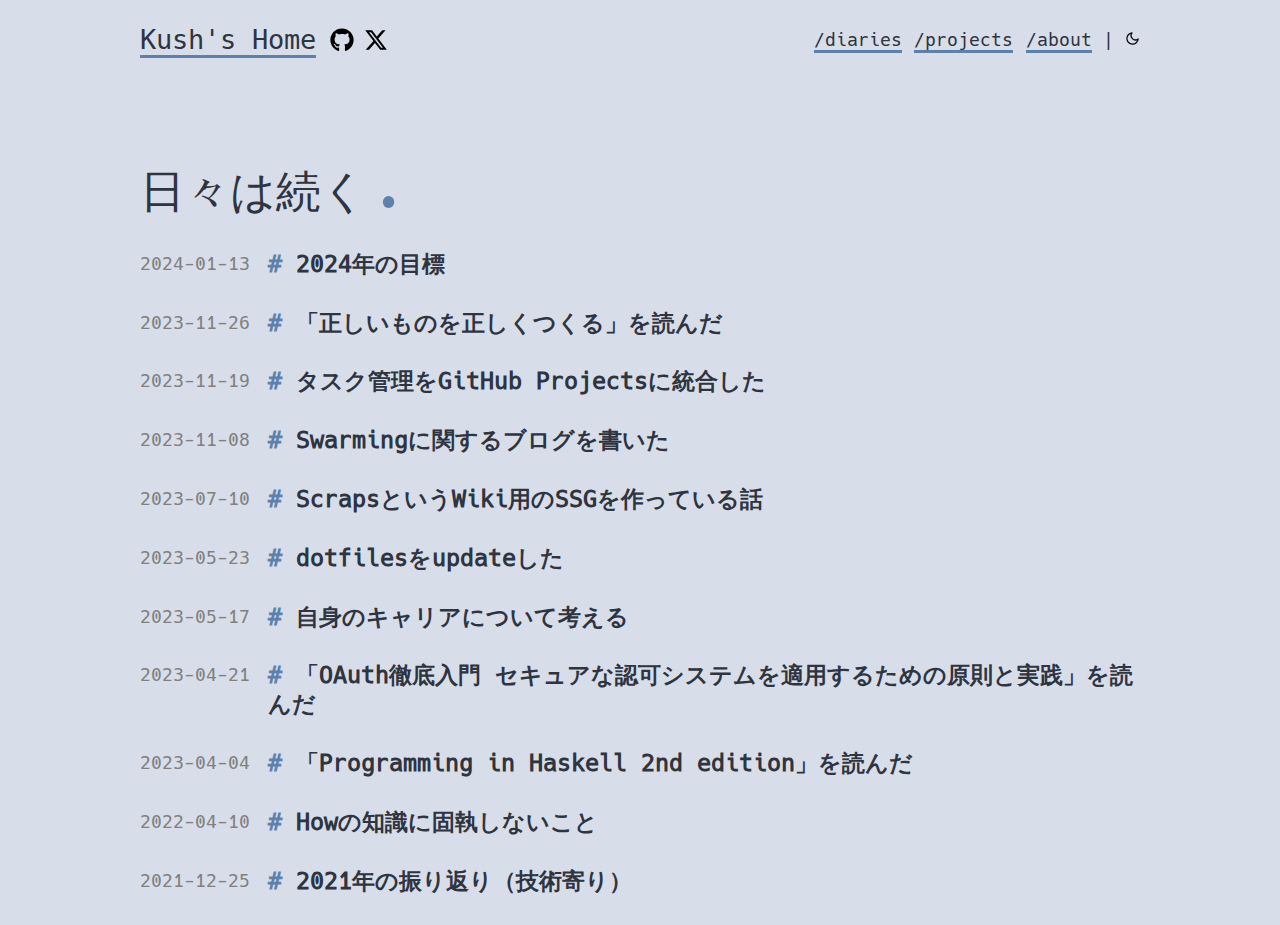
<file: index.html>
<!doctype html><html class="dark light"><head><meta charset=UTF-8><meta content="IE=edge" http-equiv=X-UA-Compatible><meta content="width=device-width,initial-scale=1.0" name=viewport><title>
        Kush's Home
    </title><meta content="Kush's Home" property=og:title><meta content=ソフトウェアエンジニア。何かを作る人 property=og:description><meta content=ソフトウェアエンジニア。何かを作る人 name=description><link href="https://avatars.githubusercontent.com/u/23194090?v=4" rel=icon type=image/png><link href=https://boykush.github.io/fonts.css rel=stylesheet><script src="https://www.googletagmanager.com/gtag/js?id=G-X6KGCVNLWP" async></script><script>window.dataLayer=window.dataLayer||[];function gtag(){dataLayer.push(arguments)}gtag('js',new Date());gtag('config','G-X6KGCVNLWP')</script><link title="Kush's Home" href=https://boykush.github.io/atom.xml rel=alternate type=application/atom+xml><link href=https://boykush.github.io/theme/light.css rel=stylesheet><link href=https://boykush.github.io/theme/dark.css id=darkModeStyle rel=stylesheet><link href=https://boykush.github.io/main.css media=screen rel=stylesheet><link href=https://boykush.github.io/dark.css rel=stylesheet><link href=https://boykush.github.io/light.css rel=stylesheet><link href=https://boykush.github.io/fonts.css rel=stylesheet><link href=https://boykush.github.io/thumbnail.css rel=stylesheet><body><div class=content><header><div class=main><a href=https://boykush.github.io/>Kush's Home</a><div class=socials><a class=social href=https://github.com/boykush rel=me> <img alt=github src=/social_icons/github.svg> </a><a class=social href=https://twitter.com/boykush315 rel=me> <img alt=x-twitter src=/social_icons/x-twitter.svg> </a></div></div><nav><a href=/diaries style=margin-left:.7em>/diaries</a><a href=/projects style=margin-left:.7em>/projects</a><a href=/about style=margin-left:.7em>/about</a> | <a href=javascript:void(0) id=dark-mode-toggle onclick=toggleTheme()> <img id=sun-icon src=/feather/sun.svg style=filter:invert(1)> <img id=moon-icon src=/feather/moon.svg> </a><script src=https://boykush.github.io/js/themetoggle.js></script></nav></header><div class=page-header>日々は続く<span class=primary-color style=font-size:1.6em>.</span></div><main class=list><ul><section class=list-item><div class=post-header><time>2024-01-13</time><div><h1 class=title><a href=https://boykush.github.io/diaries/goals-2024/>2024年の目標</a></h1><div class=meta><div class=description></div></div></div></div></section><section class=list-item><div class=post-header><time>2023-11-26</time><div><h1 class=title><a href=https://boykush.github.io/diaries/read-develop-the-right-things-right/>「正しいものを正しくつくる」を読んだ</a></h1><div class=meta><div class=description></div></div></div></div></section><section class=list-item><div class=post-header><time>2023-11-19</time><div><h1 class=title><a href=https://boykush.github.io/diaries/integration-task-management/>タスク管理をGitHub Projectsに統合した</a></h1><div class=meta><div class=description></div></div></div></div></section><section class=list-item><div class=post-header><time>2023-11-08</time><div><h1 class=title><a href=https://boykush.github.io/diaries/write-blog-about-swarming/>Swarmingに関するブログを書いた</a></h1><div class=meta><div class=description></div></div></div></div></section><section class=list-item><div class=post-header><time>2023-07-10</time><div><h1 class=title><a href=https://boykush.github.io/diaries/creating-scraps/>ScrapsというWiki用のSSGを作っている話</a></h1><div class=meta><div class=description></div></div></div></div></section><section class=list-item><div class=post-header><time>2023-05-23</time><div><h1 class=title><a href=https://boykush.github.io/diaries/update-dotfiles/>dotfilesをupdateした</a></h1><div class=meta><div class=description></div></div></div></div></section><section class=list-item><div class=post-header><time>2023-05-17</time><div><h1 class=title><a href=https://boykush.github.io/diaries/think-own-career/>自身のキャリアについて考える</a></h1><div class=meta><div class=description></div></div></div></div></section><section class=list-item><div class=post-header><time>2023-04-21</time><div><h1 class=title><a href=https://boykush.github.io/diaries/read-oauth2-in-action/>「OAuth徹底入門 セキュアな認可システムを適用するための原則と実践」を読んだ</a></h1><div class=meta><div class=description></div></div></div></div></section><section class=list-item><div class=post-header><time>2023-04-04</time><div><h1 class=title><a href=https://boykush.github.io/diaries/read-programming-haskell/>「Programming in Haskell 2nd edition」を読んだ</a></h1><div class=meta><div class=description></div></div></div></div></section><section class=list-item><div class=post-header><time>2022-04-10</time><div><h1 class=title><a href=https://boykush.github.io/diaries/not-obsessed-to-knowledge/>Howの知識に固執しないこと</a></h1><div class=meta><div class=description></div></div></div></div></section><section class=list-item><div class=post-header><time>2021-12-25</time><div><h1 class=title><a href=https://boykush.github.io/diaries/retrospective-2021/>2021年の振り返り（技術寄り）</a></h1><div class=meta><div class=description></div></div></div></div></section></ul></main></div>
</file>
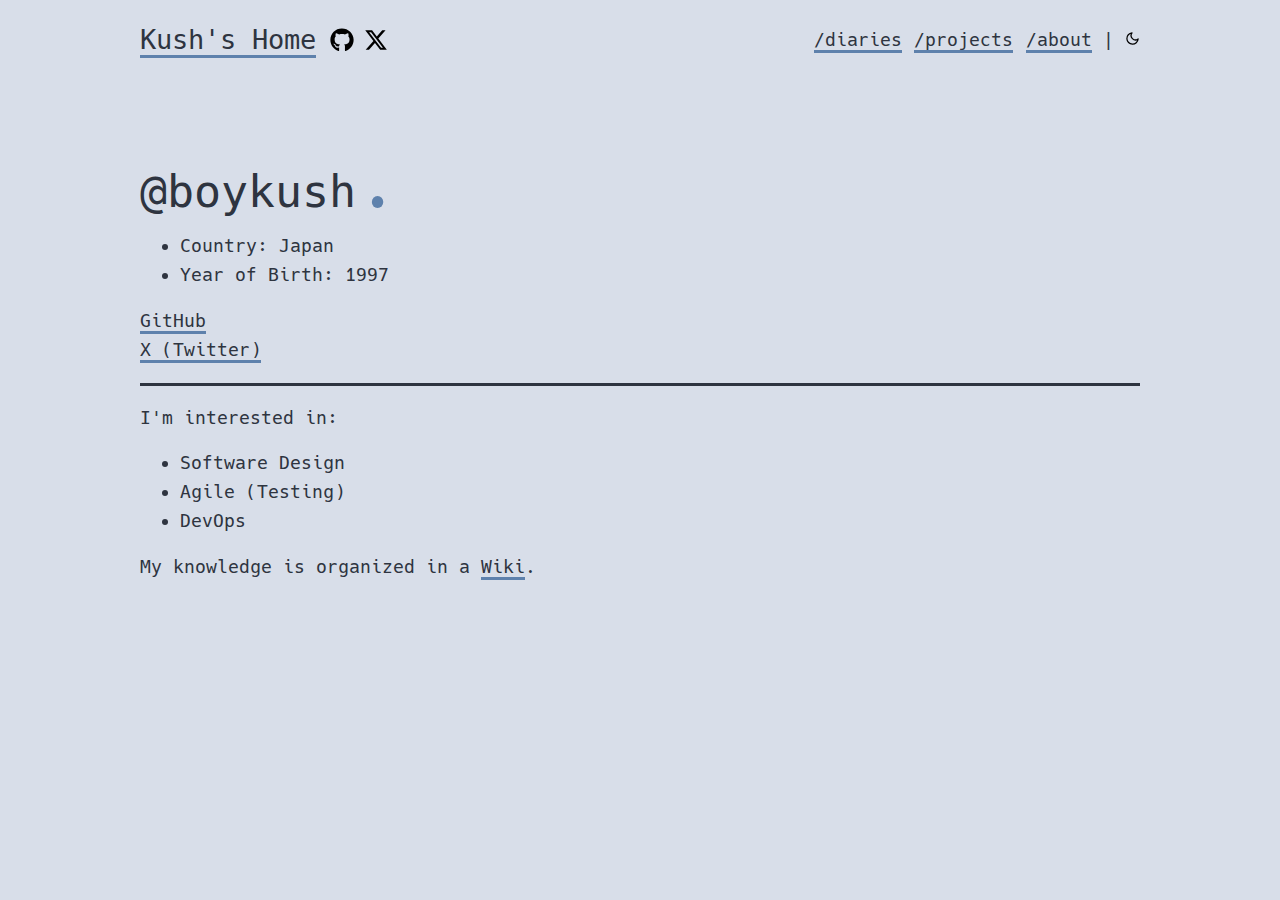
<file: about/index.html>
<!doctype html><html class="dark light"><head><meta charset=UTF-8><meta content="IE=edge" http-equiv=X-UA-Compatible><meta content="width=device-width,initial-scale=1.0" name=viewport><title>
         @boykush
        
    </title><meta content=@boykush property=og:title><meta content=ソフトウェアエンジニア。何かを作る人 property=og:description><meta content=ソフトウェアエンジニア。何かを作る人 name=description><link href="https://avatars.githubusercontent.com/u/23194090?v=4" rel=icon type=image/png><link href=https://boykush.github.io/fonts.css rel=stylesheet><script src="https://www.googletagmanager.com/gtag/js?id=G-X6KGCVNLWP" async></script><script>window.dataLayer=window.dataLayer||[];function gtag(){dataLayer.push(arguments)}gtag('js',new Date());gtag('config','G-X6KGCVNLWP')</script><link title="Kush's Home" href=https://boykush.github.io/atom.xml rel=alternate type=application/atom+xml><link href=https://boykush.github.io/theme/light.css rel=stylesheet><link href=https://boykush.github.io/theme/dark.css id=darkModeStyle rel=stylesheet><link href=https://boykush.github.io/main.css media=screen rel=stylesheet><link href=https://boykush.github.io/dark.css rel=stylesheet><link href=https://boykush.github.io/light.css rel=stylesheet><link href=https://boykush.github.io/fonts.css rel=stylesheet><link href=https://boykush.github.io/thumbnail.css rel=stylesheet><body><div class=content><header><div class=main><a href=https://boykush.github.io/>Kush's Home</a><div class=socials><a class=social href=https://github.com/boykush rel=me> <img alt=github src=/social_icons/github.svg> </a><a class=social href=https://twitter.com/boykush315 rel=me> <img alt=x-twitter src=/social_icons/x-twitter.svg> </a></div></div><nav><a href=/diaries style=margin-left:.7em>/diaries</a><a href=/projects style=margin-left:.7em>/projects</a><a href=/about style=margin-left:.7em>/about</a> | <a href=javascript:void(0) id=dark-mode-toggle onclick=toggleTheme()> <img id=sun-icon src=/feather/sun.svg style=filter:invert(1)> <img id=moon-icon src=/feather/moon.svg> </a><script src=https://boykush.github.io/js/themetoggle.js></script></nav></header><main><article><div class=title><div class=page-header>@boykush<span class=primary-color style=font-size:1.6em>.</span></div><div class=meta></div></div><section class=body><ul><li>Country: Japan<li>Year of Birth: 1997</ul><div><a href=https://github.com/boykush rel=noopener target=_blank>GitHub</a></div><div><a href=https://twitter.com/boykush315 rel=noopener target=_blank>X (Twitter)</a></div><hr><p>I'm interested in:<ul><li>Software Design<li>Agile (Testing)<li>DevOps</ul><p>My knowledge is organized in a <a href=https://boykush.github.io/wiki/ rel=noopener target=_blank>Wiki</a>.</section></article></main></div>
</file>
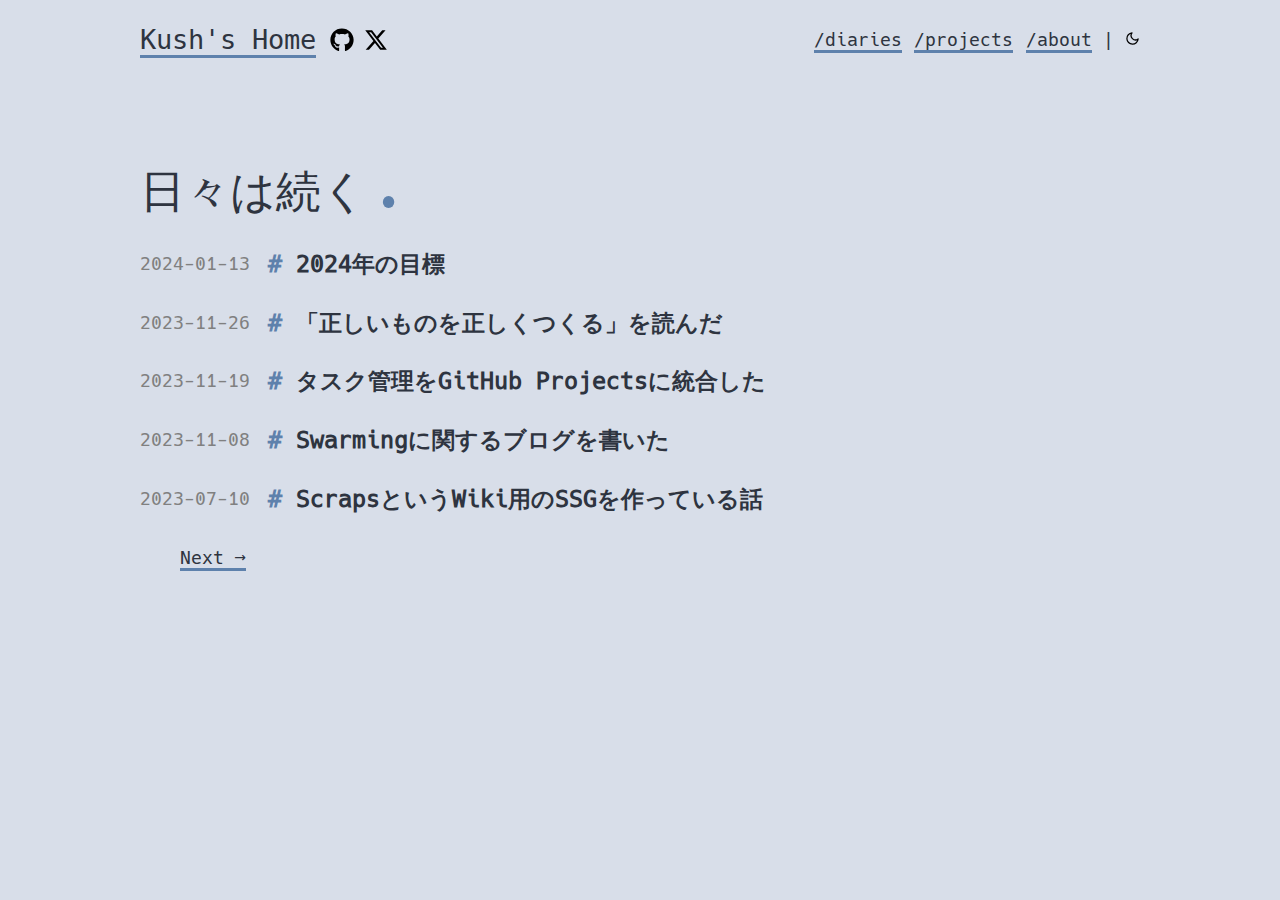
<file: diaries/index.html>
<!doctype html><html class="dark light"><head><meta charset=UTF-8><meta content="IE=edge" http-equiv=X-UA-Compatible><meta content="width=device-width,initial-scale=1.0" name=viewport><title>
         Kush's Home
        
    </title><meta content="Kush's Home" property=og:title><meta content=ソフトウェアエンジニア。何かを作る人 property=og:description><meta content=ソフトウェアエンジニア。何かを作る人 name=description><link href="https://avatars.githubusercontent.com/u/23194090?v=4" rel=icon type=image/png><link href=https://boykush.github.io/fonts.css rel=stylesheet><script src="https://www.googletagmanager.com/gtag/js?id=G-X6KGCVNLWP" async></script><script>window.dataLayer=window.dataLayer||[];function gtag(){dataLayer.push(arguments)}gtag('js',new Date());gtag('config','G-X6KGCVNLWP')</script><link title="Kush's Home" href=https://boykush.github.io/atom.xml rel=alternate type=application/atom+xml><link href=https://boykush.github.io/theme/light.css rel=stylesheet><link href=https://boykush.github.io/theme/dark.css id=darkModeStyle rel=stylesheet><link href=https://boykush.github.io/main.css media=screen rel=stylesheet><link href=https://boykush.github.io/dark.css rel=stylesheet><link href=https://boykush.github.io/light.css rel=stylesheet><link href=https://boykush.github.io/fonts.css rel=stylesheet><link href=https://boykush.github.io/thumbnail.css rel=stylesheet><body><div class=content><header><div class=main><a href=https://boykush.github.io/>Kush's Home</a><div class=socials><a class=social href=https://github.com/boykush rel=me> <img alt=github src=/social_icons/github.svg> </a><a class=social href=https://twitter.com/boykush315 rel=me> <img alt=x-twitter src=/social_icons/x-twitter.svg> </a></div></div><nav><a href=/diaries style=margin-left:.7em>/diaries</a><a href=/projects style=margin-left:.7em>/projects</a><a href=/about style=margin-left:.7em>/about</a> | <a href=javascript:void(0) id=dark-mode-toggle onclick=toggleTheme()> <img id=sun-icon src=/feather/sun.svg style=filter:invert(1)> <img id=moon-icon src=/feather/moon.svg> </a><script src=https://boykush.github.io/js/themetoggle.js></script></nav></header><div class=page-header>日々は続く<span class=primary-color style=font-size:1.6em>.</span></div><main class=list><ul><section class=list-item><div class=post-header><time>2024-01-13</time><div><h1 class=title><a href=https://boykush.github.io/diaries/goals-2024/>2024年の目標</a></h1><div class=meta><div class=description></div></div></div></div></section><section class=list-item><div class=post-header><time>2023-11-26</time><div><h1 class=title><a href=https://boykush.github.io/diaries/read-develop-the-right-things-right/>「正しいものを正しくつくる」を読んだ</a></h1><div class=meta><div class=description></div></div></div></div></section><section class=list-item><div class=post-header><time>2023-11-19</time><div><h1 class=title><a href=https://boykush.github.io/diaries/integration-task-management/>タスク管理をGitHub Projectsに統合した</a></h1><div class=meta><div class=description></div></div></div></div></section><section class=list-item><div class=post-header><time>2023-11-08</time><div><h1 class=title><a href=https://boykush.github.io/diaries/write-blog-about-swarming/>Swarmingに関するブログを書いた</a></h1><div class=meta><div class=description></div></div></div></div></section><section class=list-item><div class=post-header><time>2023-07-10</time><div><h1 class=title><a href=https://boykush.github.io/diaries/creating-scraps/>ScrapsというWiki用のSSGを作っている話</a></h1><div class=meta><div class=description></div></div></div></div></section></ul></main><ul class=pagination><span class="page-item page-next"> <a aria-label=Next class=page-link href=https://boykush.github.io/diaries/page/2/><span aria-hidden=true>Next →</span></a> </span></ul></div>
</file>
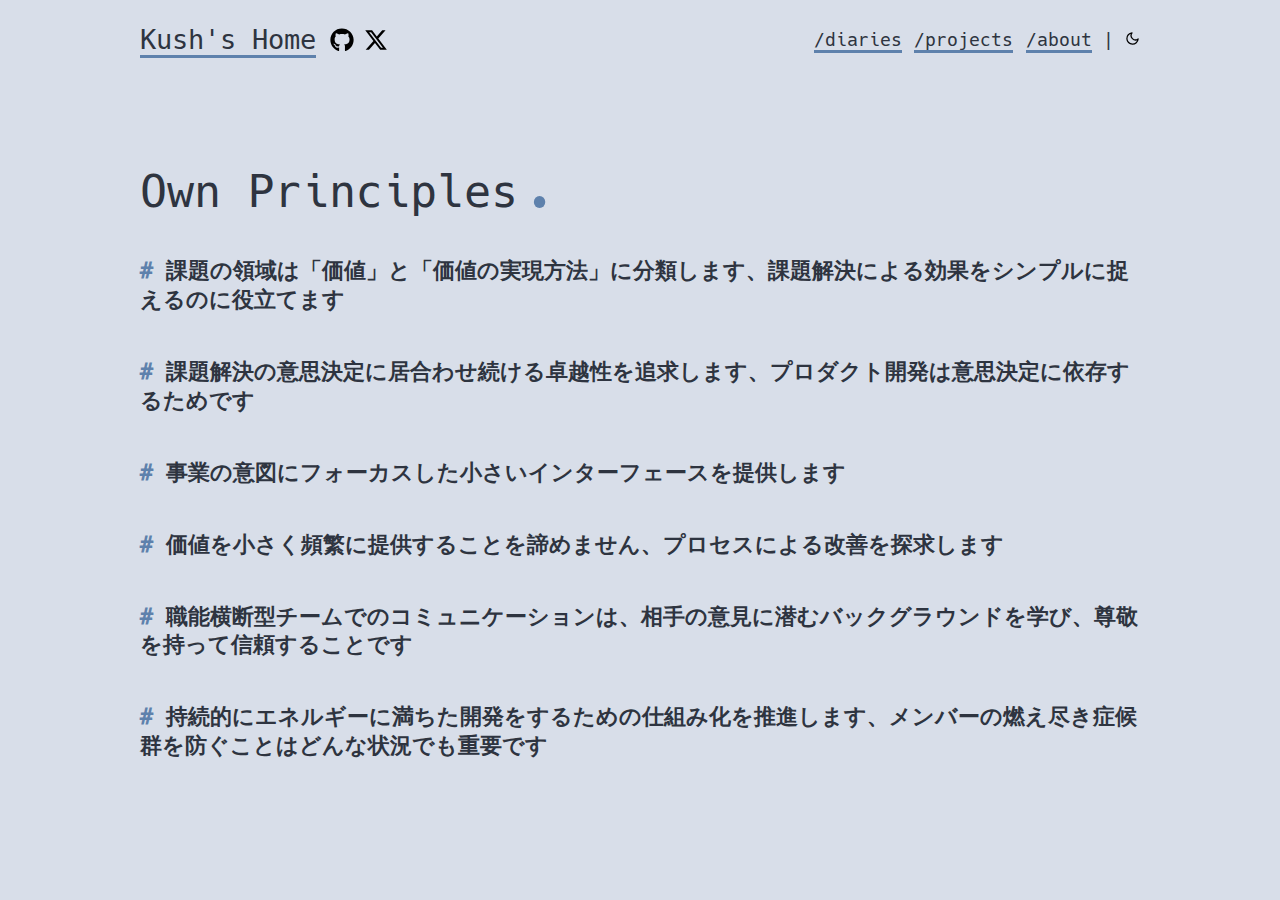
<file: principle/index.html>
<!doctype html><html class="dark light"><head><meta charset=UTF-8><meta content="IE=edge" http-equiv=X-UA-Compatible><meta content="width=device-width,initial-scale=1.0" name=viewport><title>
         Own Principles
        
    </title><meta content="Own Principles" property=og:title><meta content=ソフトウェアエンジニア。何かを作る人 property=og:description><meta content=ソフトウェアエンジニア。何かを作る人 name=description><link href="https://avatars.githubusercontent.com/u/23194090?v=4" rel=icon type=image/png><link href=https://boykush.github.io/fonts.css rel=stylesheet><script src="https://www.googletagmanager.com/gtag/js?id=G-X6KGCVNLWP" async></script><script>window.dataLayer=window.dataLayer||[];function gtag(){dataLayer.push(arguments)}gtag('js',new Date());gtag('config','G-X6KGCVNLWP')</script><link title="Kush's Home" href=https://boykush.github.io/atom.xml rel=alternate type=application/atom+xml><link href=https://boykush.github.io/theme/light.css rel=stylesheet><link href=https://boykush.github.io/theme/dark.css id=darkModeStyle rel=stylesheet><link href=https://boykush.github.io/main.css media=screen rel=stylesheet><link href=https://boykush.github.io/dark.css rel=stylesheet><link href=https://boykush.github.io/light.css rel=stylesheet><link href=https://boykush.github.io/fonts.css rel=stylesheet><link href=https://boykush.github.io/thumbnail.css rel=stylesheet><body><div class=content><header><div class=main><a href=https://boykush.github.io/>Kush's Home</a><div class=socials><a class=social href=https://github.com/boykush rel=me> <img alt=github src=/social_icons/github.svg> </a><a class=social href=https://twitter.com/boykush315 rel=me> <img alt=x-twitter src=/social_icons/x-twitter.svg> </a></div></div><nav><a href=/diaries style=margin-left:.7em>/diaries</a><a href=/projects style=margin-left:.7em>/projects</a><a href=/about style=margin-left:.7em>/about</a> | <a href=javascript:void(0) id=dark-mode-toggle onclick=toggleTheme()> <img id=sun-icon src=/feather/sun.svg style=filter:invert(1)> <img id=moon-icon src=/feather/moon.svg> </a><script src=https://boykush.github.io/js/themetoggle.js></script></nav></header><section class=body><div class=page-header>Own Principles<span class=primary-color style=font-size:1.6em>.</span></div><h1 id=ke-ti-noling-yu-ha-jia-zhi-to-jia-zhi-noshi-xian-fang-fa-nifen-lei-simasu-ke-ti-jie-jue-niyoruxiao-guo-wosinpurunizhuo-erunoniyi-li-temasu>課題の領域は「価値」と「価値の実現方法」に分類します、課題解決による効果をシンプルに捉えるのに役立てます</h1><h1 id=ke-ti-jie-jue-noyi-si-jue-ding-niju-he-wasesok-keruzhuo-yue-xing-wozhui-qiu-simasu-purodakutokai-fa-hayi-si-jue-ding-niyi-cun-surutamedesu>課題解決の意思決定に居合わせ続ける卓越性を追求します、プロダクト開発は意思決定に依存するためです</h1><h1 id=shi-ye-noyi-tu-nihuokasusitaxiao-saiintahuesuwoti-gong-simasu>事業の意図にフォーカスした小さいインターフェースを提供します</h1><h1 id=jia-zhi-woxiao-sakupin-fan-niti-gong-surukotowodi-memasen-purosesuniyorugai-shan-wotan-qiu-simasu>価値を小さく頻繁に提供することを諦めません、プロセスによる改善を探求します</h1><h1 id=zhi-neng-heng-duan-xing-timudenokomiyunikesiyonha-xiang-shou-noyi-jian-niqian-mubatukuguraundowoxue-bi-zun-jing-wochi-tutexin-lai-surukotodesu>職能横断型チームでのコミュニケーションは、相手の意見に潜むバックグラウンドを学び、尊敬を持って信頼することです</h1><h1 id=chi-sok-de-nieneruginiman-titakai-fa-wosurutamenoshi-zu-mihua-wotui-jin-simasu-menbanoran-ejin-kizheng-hou-qun-wofang-gukotohadonnazhuang-kuang-demozhong-yao-desu>持続的にエネルギーに満ちた開発をするための仕組み化を推進します、メンバーの燃え尽き症候群を防ぐことはどんな状況でも重要です</h1></section></div>
</file>
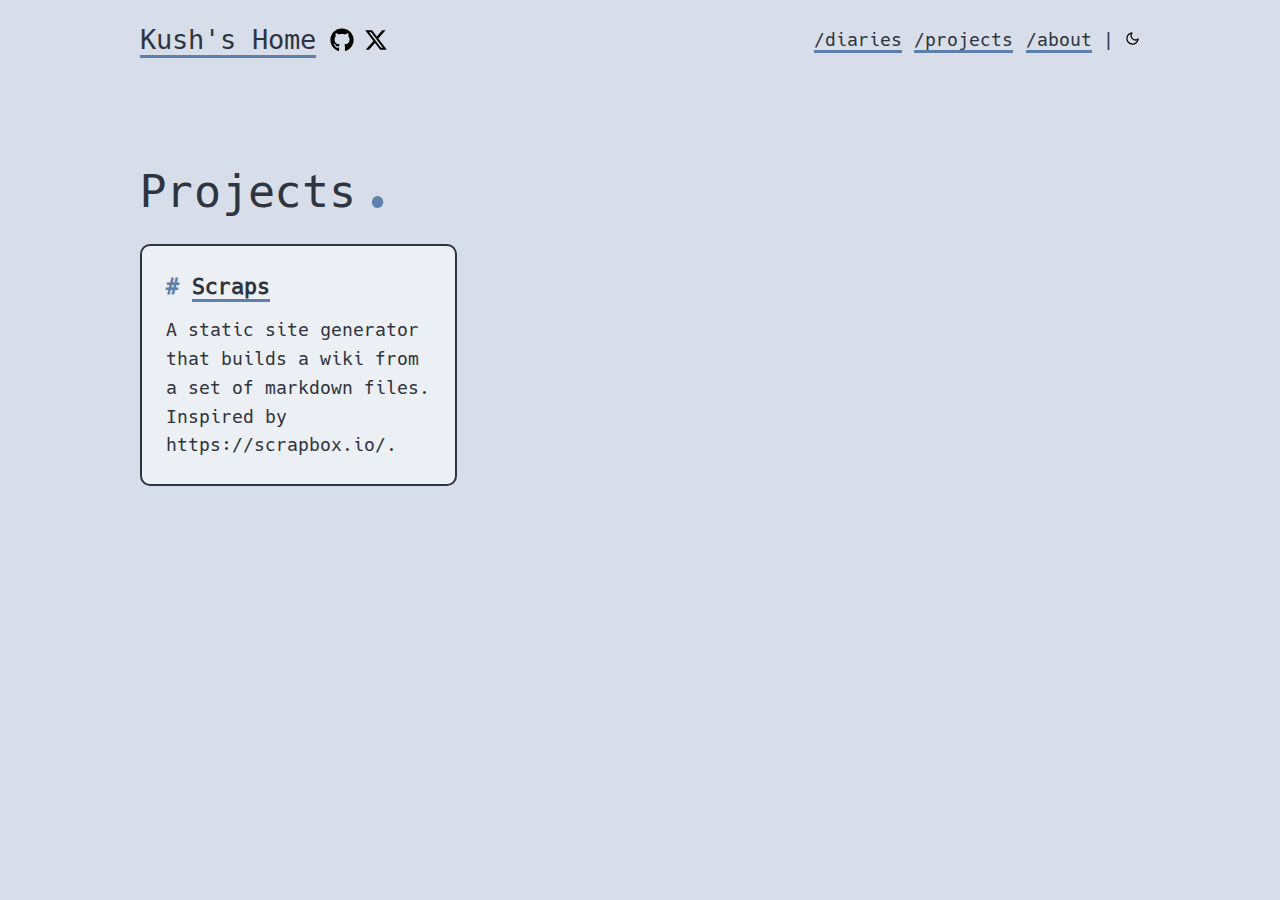
<file: projects/index.html>
<!doctype html><html class="dark light"><head><meta charset=UTF-8><meta content="IE=edge" http-equiv=X-UA-Compatible><meta content="width=device-width,initial-scale=1.0" name=viewport><title>
         Kush's Home
        
    </title><meta content="Kush's Home" property=og:title><meta content=ソフトウェアエンジニア。何かを作る人 property=og:description><meta content=ソフトウェアエンジニア。何かを作る人 name=description><link href="https://avatars.githubusercontent.com/u/23194090?v=4" rel=icon type=image/png><link href=https://boykush.github.io/fonts.css rel=stylesheet><script src="https://www.googletagmanager.com/gtag/js?id=G-X6KGCVNLWP" async></script><script>window.dataLayer=window.dataLayer||[];function gtag(){dataLayer.push(arguments)}gtag('js',new Date());gtag('config','G-X6KGCVNLWP')</script><link title="Kush's Home" href=https://boykush.github.io/atom.xml rel=alternate type=application/atom+xml><link href=https://boykush.github.io/theme/light.css rel=stylesheet><link href=https://boykush.github.io/theme/dark.css id=darkModeStyle rel=stylesheet><link href=https://boykush.github.io/main.css media=screen rel=stylesheet><link href=https://boykush.github.io/dark.css rel=stylesheet><link href=https://boykush.github.io/light.css rel=stylesheet><link href=https://boykush.github.io/fonts.css rel=stylesheet><link href=https://boykush.github.io/thumbnail.css rel=stylesheet><body><div class=content><header><div class=main><a href=https://boykush.github.io/>Kush's Home</a><div class=socials><a class=social href=https://github.com/boykush rel=me> <img alt=github src=/social_icons/github.svg> </a><a class=social href=https://twitter.com/boykush315 rel=me> <img alt=x-twitter src=/social_icons/x-twitter.svg> </a></div></div><nav><a href=/diaries style=margin-left:.7em>/diaries</a><a href=/projects style=margin-left:.7em>/projects</a><a href=/about style=margin-left:.7em>/about</a> | <a href=javascript:void(0) id=dark-mode-toggle onclick=toggleTheme()> <img id=sun-icon src=/feather/sun.svg style=filter:invert(1)> <img id=moon-icon src=/feather/moon.svg> </a><script src=https://boykush.github.io/js/themetoggle.js></script></nav></header><div class=page-header>Projects<span class=primary-color style=font-size:1.6em>.</span></div><main><div class=cards><div class=card><div class=card-image-placeholder></div><div class=card-info><h1 class=card-title><a href=https://github.com/boykush/scraps>Scraps</a></h1><div class=meta></div><div class=card-description>A static site generator that builds a wiki from a set of markdown files. Inspired by https://scrapbox.io/.</div></div></div></div></main></div>
</file>
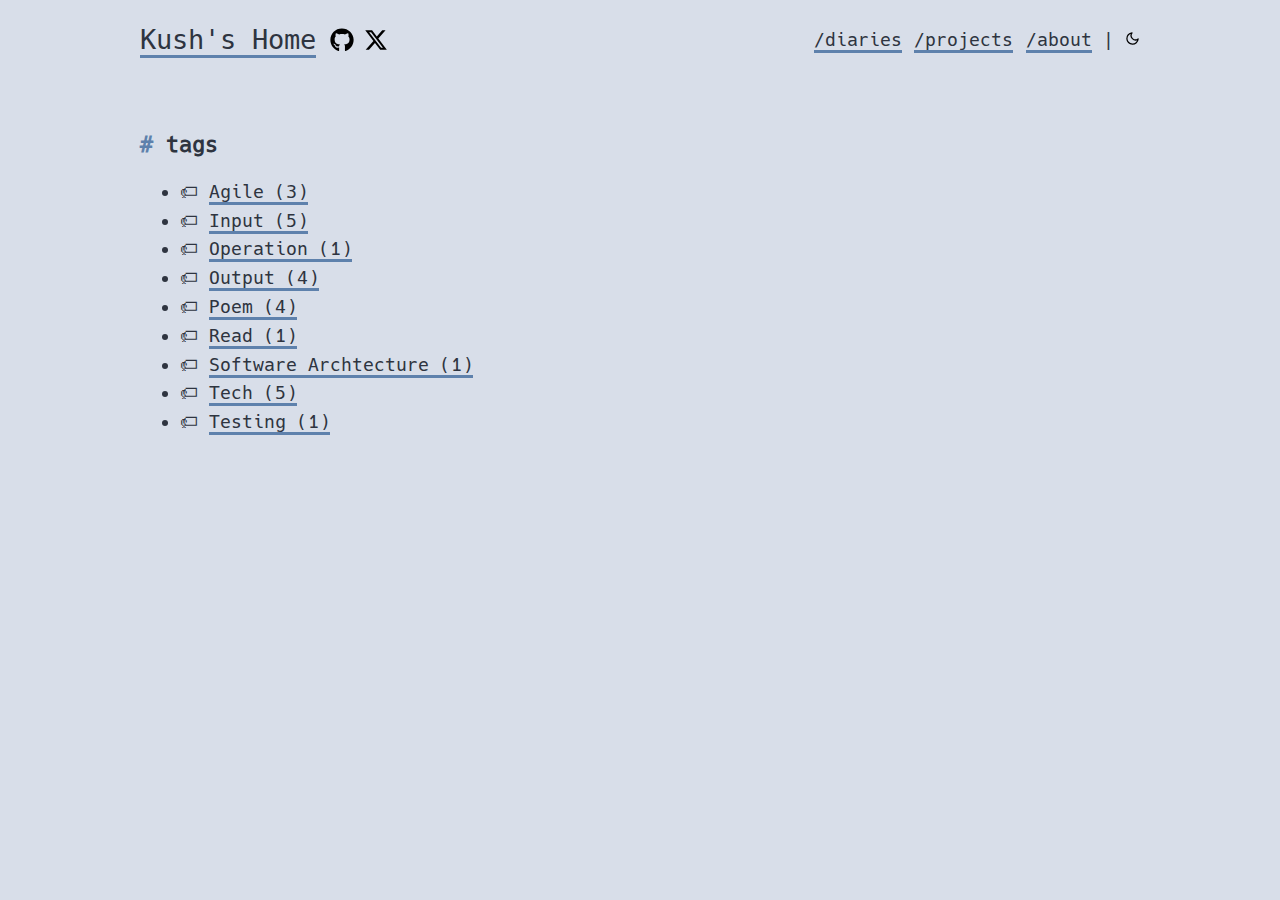
<file: tags/index.html>
<!doctype html><html class="dark light"><head><meta charset=UTF-8><meta content="IE=edge" http-equiv=X-UA-Compatible><meta content="width=device-width,initial-scale=1.0" name=viewport><title>
         Kush's Home
        
    </title><meta content="Kush's Home" property=og:title><meta content=ソフトウェアエンジニア。日々は続く property=og:description><meta content=ソフトウェアエンジニア。日々は続く name=description><link href="https://avatars.githubusercontent.com/u/23194090?v=4" rel=icon type=image/png><link href=https://boykush.github.io/fonts.css rel=stylesheet><script src="https://www.googletagmanager.com/gtag/js?id=G-X6KGCVNLWP" async></script><script>window.dataLayer=window.dataLayer||[];function gtag(){dataLayer.push(arguments)}gtag('js',new Date());gtag('config','G-X6KGCVNLWP')</script><link title="Kush's Home" href=https://boykush.github.io/atom.xml rel=alternate type=application/atom+xml><link href=https://boykush.github.io/theme/light.css rel=stylesheet><link href=https://boykush.github.io/theme/dark.css id=darkModeStyle rel=stylesheet><link href=https://boykush.github.io/main.css media=screen rel=stylesheet><link href=https://boykush.github.io/dark.css rel=stylesheet><link href=https://boykush.github.io/light.css rel=stylesheet><link href=https://boykush.github.io/fonts.css rel=stylesheet><link href=https://boykush.github.io/thumbnail.css rel=stylesheet><body><div class=content><header><div class=main><a href=https://boykush.github.io/>Kush's Home</a><div class=socials><a class=social href=https://github.com/boykush rel=me> <img alt=github src=https://boykush.github.io/social_icons/github.svg> </a><a class=social href=https://twitter.com/boykush315 rel=me> <img alt=x-twitter src=https://boykush.github.io/social_icons/x-twitter.svg> </a></div></div><nav><a href=https://boykush.github.io/diaries style=margin-left:.7em>/diaries</a><a href=https://boykush.github.io/projects style=margin-left:.7em>/projects</a><a href=https://boykush.github.io/about style=margin-left:.7em>/about</a> | <a href=javascript:void(0) id=dark-mode-toggle onclick=toggleTheme()> <img id=sun-icon src=https://boykush.github.io/feather/sun.svg style=filter:invert(1)> <img id=moon-icon src=https://boykush.github.io/feather/moon.svg> </a><script src=https://boykush.github.io/js/themetoggle.js></script></nav></header><h1>tags</h1><div class=post-tags><nav class="nav tags"><ul class=tags><li><a href=https://boykush.github.io/tags/agile/>Agile (3)</a><li><a href=https://boykush.github.io/tags/input/>Input (5)</a><li><a href=https://boykush.github.io/tags/operation/>Operation (1)</a><li><a href=https://boykush.github.io/tags/output/>Output (4)</a><li><a href=https://boykush.github.io/tags/poem/>Poem (4)</a><li><a href=https://boykush.github.io/tags/read/>Read (1)</a><li><a href=https://boykush.github.io/tags/software-archtecture/>Software Archtecture (1)</a><li><a href=https://boykush.github.io/tags/tech/>Tech (5)</a><li><a href=https://boykush.github.io/tags/testing/>Testing (1)</a></ul></nav></div></div>
</file>
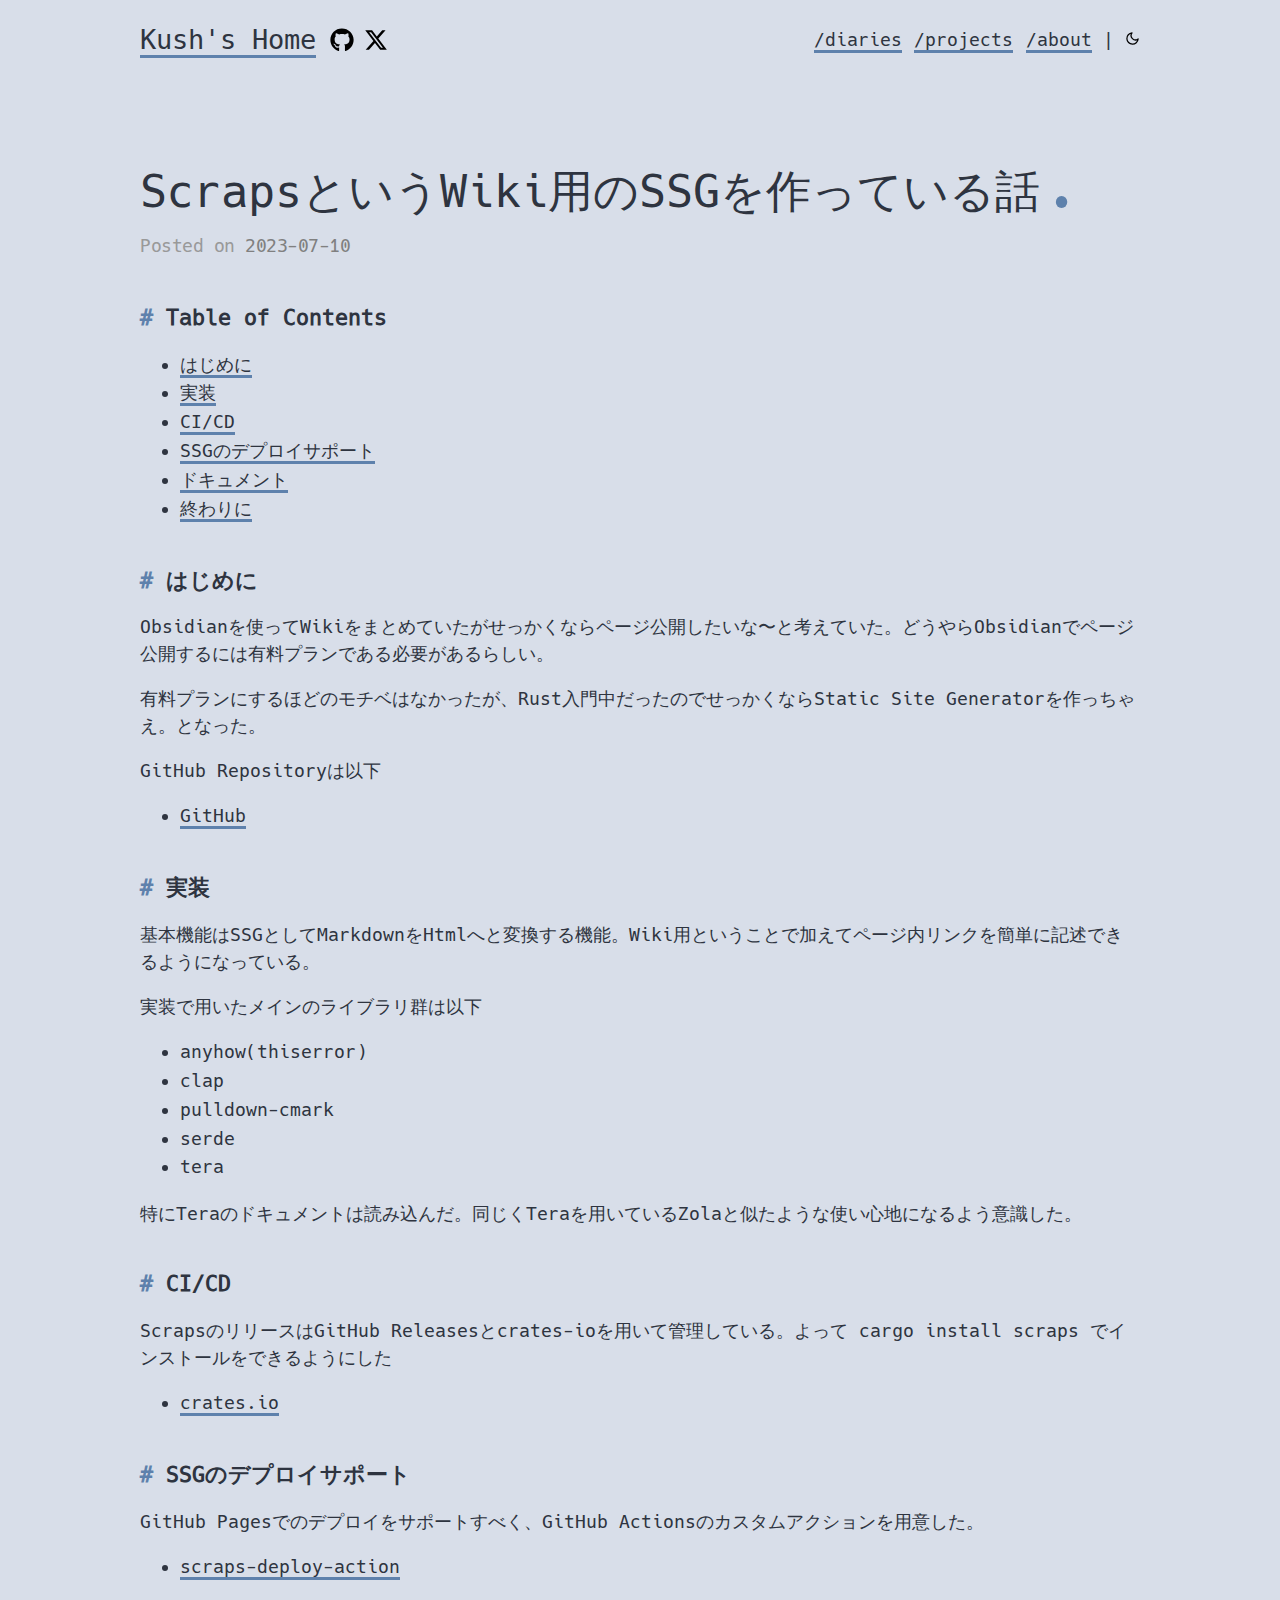
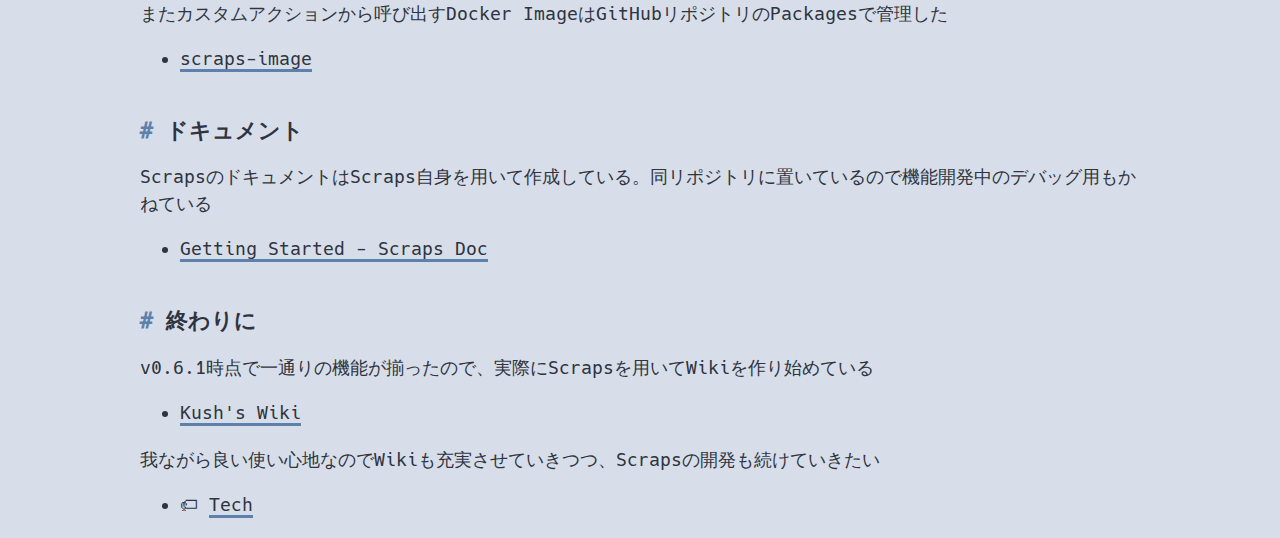
<file: diaries/creating-scraps/index.html>
<!doctype html><html class="dark light"><head><meta charset=UTF-8><meta content="IE=edge" http-equiv=X-UA-Compatible><meta content="width=device-width,initial-scale=1.0" name=viewport><title>
         ScrapsというWiki用のSSGを作っている話
        
    </title><meta content=ScrapsというWiki用のSSGを作っている話 property=og:title><meta content=ソフトウェアエンジニア。何かを作る人 property=og:description><meta content=ソフトウェアエンジニア。何かを作る人 name=description><link href="https://avatars.githubusercontent.com/u/23194090?v=4" rel=icon type=image/png><link href=https://boykush.github.io/fonts.css rel=stylesheet><script src="https://www.googletagmanager.com/gtag/js?id=G-X6KGCVNLWP" async></script><script>window.dataLayer=window.dataLayer||[];function gtag(){dataLayer.push(arguments)}gtag('js',new Date());gtag('config','G-X6KGCVNLWP')</script><link title="Kush's Home" href=https://boykush.github.io/atom.xml rel=alternate type=application/atom+xml><link href=https://boykush.github.io/theme/light.css rel=stylesheet><link href=https://boykush.github.io/theme/dark.css id=darkModeStyle rel=stylesheet><link href=https://boykush.github.io/main.css media=screen rel=stylesheet><link href=https://boykush.github.io/dark.css rel=stylesheet><link href=https://boykush.github.io/light.css rel=stylesheet><link href=https://boykush.github.io/fonts.css rel=stylesheet><link href=https://boykush.github.io/thumbnail.css rel=stylesheet><body><div class=content><header><div class=main><a href=https://boykush.github.io/>Kush's Home</a><div class=socials><a class=social href=https://github.com/boykush rel=me> <img alt=github src=/social_icons/github.svg> </a><a class=social href=https://twitter.com/boykush315 rel=me> <img alt=x-twitter src=/social_icons/x-twitter.svg> </a></div></div><nav><a href=/diaries style=margin-left:.7em>/diaries</a><a href=/projects style=margin-left:.7em>/projects</a><a href=/about style=margin-left:.7em>/about</a> | <a href=javascript:void(0) id=dark-mode-toggle onclick=toggleTheme()> <img id=sun-icon src=/feather/sun.svg style=filter:invert(1)> <img id=moon-icon src=/feather/moon.svg> </a><script src=https://boykush.github.io/js/themetoggle.js></script></nav></header><main><article><div class=title><div class=page-header>ScrapsというWiki用のSSGを作っている話<span class=primary-color style=font-size:1.6em>.</span></div><div class=meta>Posted on <time>2023-07-10</time></div></div><h1>Table of Contents</h1><ul><li><a href=https://boykush.github.io/diaries/creating-scraps/#hazimeni>はじめに</a><li><a href=https://boykush.github.io/diaries/creating-scraps/#shi-zhuang>実装</a><li><a href=https://boykush.github.io/diaries/creating-scraps/#ci-cd>CI/CD</a><li><a href=https://boykush.github.io/diaries/creating-scraps/#ssgnodepuroisapoto>SSGのデプロイサポート</a><li><a href=https://boykush.github.io/diaries/creating-scraps/#dokiyumento>ドキュメント</a><li><a href=https://boykush.github.io/diaries/creating-scraps/#zhong-warini>終わりに</a></ul><section class=body><h1 id=hazimeni>はじめに</h1><p>Obsidianを使ってWikiをまとめていたがせっかくならページ公開したいな〜と考えていた。どうやらObsidianでページ公開するには有料プランである必要があるらしい。<p>有料プランにするほどのモチベはなかったが、Rust入門中だったのでせっかくならStatic Site Generatorを作っちゃえ。となった。<p>GitHub Repositoryは以下<ul><li><a href=https://github.com/boykush/scraps>GitHub</a></ul><h1 id=shi-zhuang>実装</h1><p>基本機能はSSGとしてMarkdownをHtmlへと変換する機能。Wiki用ということで加えてページ内リンクを簡単に記述できるようになっている。<p>実装で用いたメインのライブラリ群は以下<ul><li>anyhow(thiserror)<li>clap<li>pulldown-cmark<li>serde<li>tera</ul><p>特にTeraのドキュメントは読み込んだ。同じくTeraを用いているZolaと似たような使い心地になるよう意識した。<h1 id=ci-cd>CI/CD</h1><p>ScrapsのリリースはGitHub Releasesとcrates-ioを用いて管理している。よって cargo install scraps でインストールをできるようにした<ul><li><a href=https://crates.io/crates/scraps>crates.io</a></ul><h1 id=ssgnodepuroisapoto>SSGのデプロイサポート</h1><p>GitHub Pagesでのデプロイをサポートすべく、GitHub Actionsのカスタムアクションを用意した。<ul><li><a href=https://github.com/boykush/scraps-deploy-action>scraps-deploy-action</a></ul><p>またカスタムアクションから呼び出すDocker ImageはGitHubリポジトリのPackagesで管理した<ul><li><a href=https://github.com/boykush/scraps-image>scraps-image</a></ul><h1 id=dokiyumento>ドキュメント</h1><p>ScrapsのドキュメントはScraps自身を用いて作成している。同リポジトリに置いているので機能開発中のデバッグ用もかねている<ul><li><a href=https://boykush.github.io/scraps/Getting%20Started.html>Getting Started - Scraps Doc</a></ul><h1 id=zhong-warini>終わりに</h1><p>v0.6.1時点で一通りの機能が揃ったので、実際にScrapsを用いてWikiを作り始めている<ul><li><a href=https://boykush.github.io/wiki/>Kush's Wiki</a></ul><p>我ながら良い使い心地なのでWikiも充実させていきつつ、Scrapsの開発も続けていきたい</section><div class=post-tags><nav class="nav tags"><ul class=tags><li><a href=https://boykush.github.io/tags/tech/>Tech</a></ul></nav></div></article></main></div>
</file>
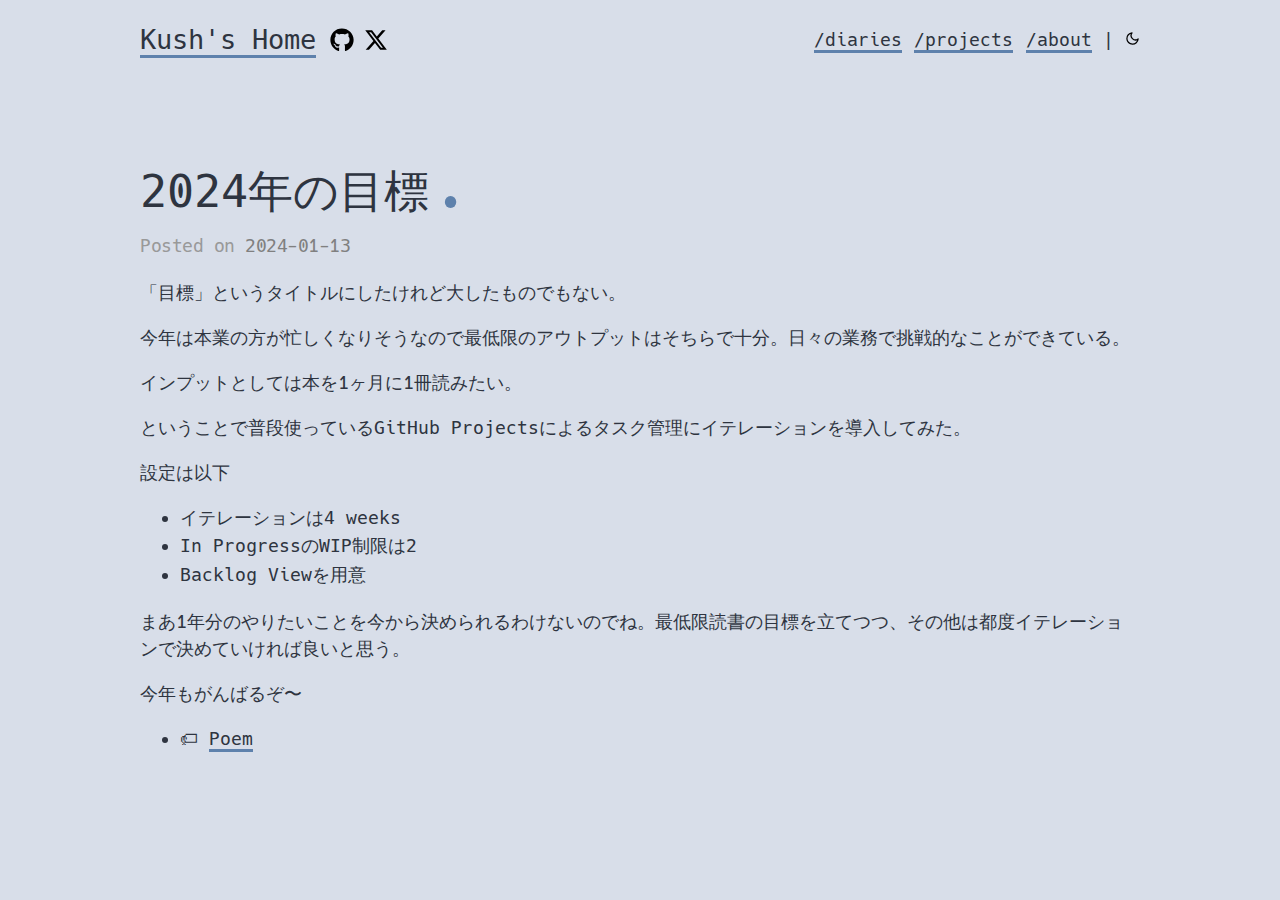
<file: diaries/goals-2024/index.html>
<!doctype html><html class="dark light"><head><meta charset=UTF-8><meta content="IE=edge" http-equiv=X-UA-Compatible><meta content="width=device-width,initial-scale=1.0" name=viewport><title>
         2024年の目標
        
    </title><meta content=2024年の目標 property=og:title><meta content=ソフトウェアエンジニア。何かを作る人 property=og:description><meta content=ソフトウェアエンジニア。何かを作る人 name=description><link href="https://avatars.githubusercontent.com/u/23194090?v=4" rel=icon type=image/png><link href=https://boykush.github.io/fonts.css rel=stylesheet><script src="https://www.googletagmanager.com/gtag/js?id=G-X6KGCVNLWP" async></script><script>window.dataLayer=window.dataLayer||[];function gtag(){dataLayer.push(arguments)}gtag('js',new Date());gtag('config','G-X6KGCVNLWP')</script><link title="Kush's Home" href=https://boykush.github.io/atom.xml rel=alternate type=application/atom+xml><link href=https://boykush.github.io/theme/light.css rel=stylesheet><link href=https://boykush.github.io/theme/dark.css id=darkModeStyle rel=stylesheet><link href=https://boykush.github.io/main.css media=screen rel=stylesheet><link href=https://boykush.github.io/dark.css rel=stylesheet><link href=https://boykush.github.io/light.css rel=stylesheet><link href=https://boykush.github.io/fonts.css rel=stylesheet><link href=https://boykush.github.io/thumbnail.css rel=stylesheet><body><div class=content><header><div class=main><a href=https://boykush.github.io/>Kush's Home</a><div class=socials><a class=social href=https://github.com/boykush rel=me> <img alt=github src=/social_icons/github.svg> </a><a class=social href=https://twitter.com/boykush315 rel=me> <img alt=x-twitter src=/social_icons/x-twitter.svg> </a></div></div><nav><a href=/diaries style=margin-left:.7em>/diaries</a><a href=/projects style=margin-left:.7em>/projects</a><a href=/about style=margin-left:.7em>/about</a> | <a href=javascript:void(0) id=dark-mode-toggle onclick=toggleTheme()> <img id=sun-icon src=/feather/sun.svg style=filter:invert(1)> <img id=moon-icon src=/feather/moon.svg> </a><script src=https://boykush.github.io/js/themetoggle.js></script></nav></header><main><article><div class=title><div class=page-header>2024年の目標<span class=primary-color style=font-size:1.6em>.</span></div><div class=meta>Posted on <time>2024-01-13</time></div></div><section class=body><p>「目標」というタイトルにしたけれど大したものでもない。<p>今年は本業の方が忙しくなりそうなので最低限のアウトプットはそちらで十分。日々の業務で挑戦的なことができている。<p>インプットとしては本を1ヶ月に1冊読みたい。<p>ということで普段使っているGitHub Projectsによるタスク管理にイテレーションを導入してみた。<p>設定は以下<ul><li>イテレーションは4 weeks<li>In ProgressのWIP制限は2<li>Backlog Viewを用意</ul><p>まあ1年分のやりたいことを今から決められるわけないのでね。最低限読書の目標を立てつつ、その他は都度イテレーションで決めていければ良いと思う。<p>今年もがんばるぞ〜</section><div class=post-tags><nav class="nav tags"><ul class=tags><li><a href=https://boykush.github.io/tags/poem/>Poem</a></ul></nav></div></article></main></div>
</file>
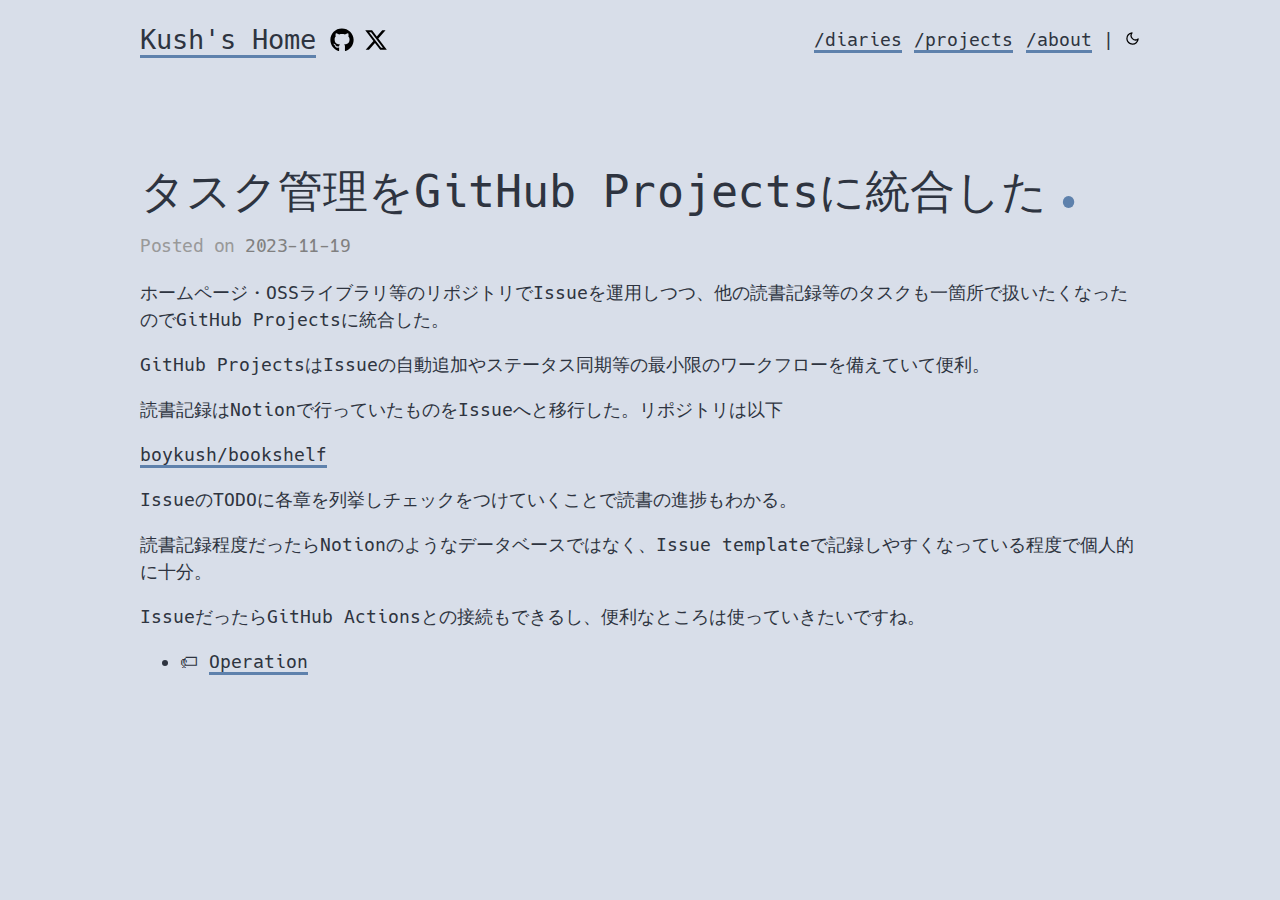
<file: diaries/integration-task-management/index.html>
<!doctype html><html class="dark light"><head><meta charset=UTF-8><meta content="IE=edge" http-equiv=X-UA-Compatible><meta content="width=device-width,initial-scale=1.0" name=viewport><title>
         タスク管理をGitHub Projectsに統合した
        
    </title><meta content="タスク管理をGitHub Projectsに統合した" property=og:title><meta content=ソフトウェアエンジニア。何かを作る人 property=og:description><meta content=ソフトウェアエンジニア。何かを作る人 name=description><link href="https://avatars.githubusercontent.com/u/23194090?v=4" rel=icon type=image/png><link href=https://boykush.github.io/fonts.css rel=stylesheet><script src="https://www.googletagmanager.com/gtag/js?id=G-X6KGCVNLWP" async></script><script>window.dataLayer=window.dataLayer||[];function gtag(){dataLayer.push(arguments)}gtag('js',new Date());gtag('config','G-X6KGCVNLWP')</script><link title="Kush's Home" href=https://boykush.github.io/atom.xml rel=alternate type=application/atom+xml><link href=https://boykush.github.io/theme/light.css rel=stylesheet><link href=https://boykush.github.io/theme/dark.css id=darkModeStyle rel=stylesheet><link href=https://boykush.github.io/main.css media=screen rel=stylesheet><link href=https://boykush.github.io/dark.css rel=stylesheet><link href=https://boykush.github.io/light.css rel=stylesheet><link href=https://boykush.github.io/fonts.css rel=stylesheet><link href=https://boykush.github.io/thumbnail.css rel=stylesheet><body><div class=content><header><div class=main><a href=https://boykush.github.io/>Kush's Home</a><div class=socials><a class=social href=https://github.com/boykush rel=me> <img alt=github src=/social_icons/github.svg> </a><a class=social href=https://twitter.com/boykush315 rel=me> <img alt=x-twitter src=/social_icons/x-twitter.svg> </a></div></div><nav><a href=/diaries style=margin-left:.7em>/diaries</a><a href=/projects style=margin-left:.7em>/projects</a><a href=/about style=margin-left:.7em>/about</a> | <a href=javascript:void(0) id=dark-mode-toggle onclick=toggleTheme()> <img id=sun-icon src=/feather/sun.svg style=filter:invert(1)> <img id=moon-icon src=/feather/moon.svg> </a><script src=https://boykush.github.io/js/themetoggle.js></script></nav></header><main><article><div class=title><div class=page-header>タスク管理をGitHub Projectsに統合した<span class=primary-color style=font-size:1.6em>.</span></div><div class=meta>Posted on <time>2023-11-19</time></div></div><section class=body><p>ホームページ・OSSライブラリ等のリポジトリでIssueを運用しつつ、他の読書記録等のタスクも一箇所で扱いたくなったのでGitHub Projectsに統合した。<p>GitHub ProjectsはIssueの自動追加やステータス同期等の最小限のワークフローを備えていて便利。<p>読書記録はNotionで行っていたものをIssueへと移行した。リポジトリは以下<p><a href=https://github.com/boykush/bookshelf>boykush/bookshelf</a><p>IssueのTODOに各章を列挙しチェックをつけていくことで読書の進捗もわかる。<p>読書記録程度だったらNotionのようなデータベースではなく、Issue templateで記録しやすくなっている程度で個人的に十分。<p>IssueだったらGitHub Actionsとの接続もできるし、便利なところは使っていきたいですね。</section><div class=post-tags><nav class="nav tags"><ul class=tags><li><a href=https://boykush.github.io/tags/operation/>Operation</a></ul></nav></div></article></main></div>
</file>
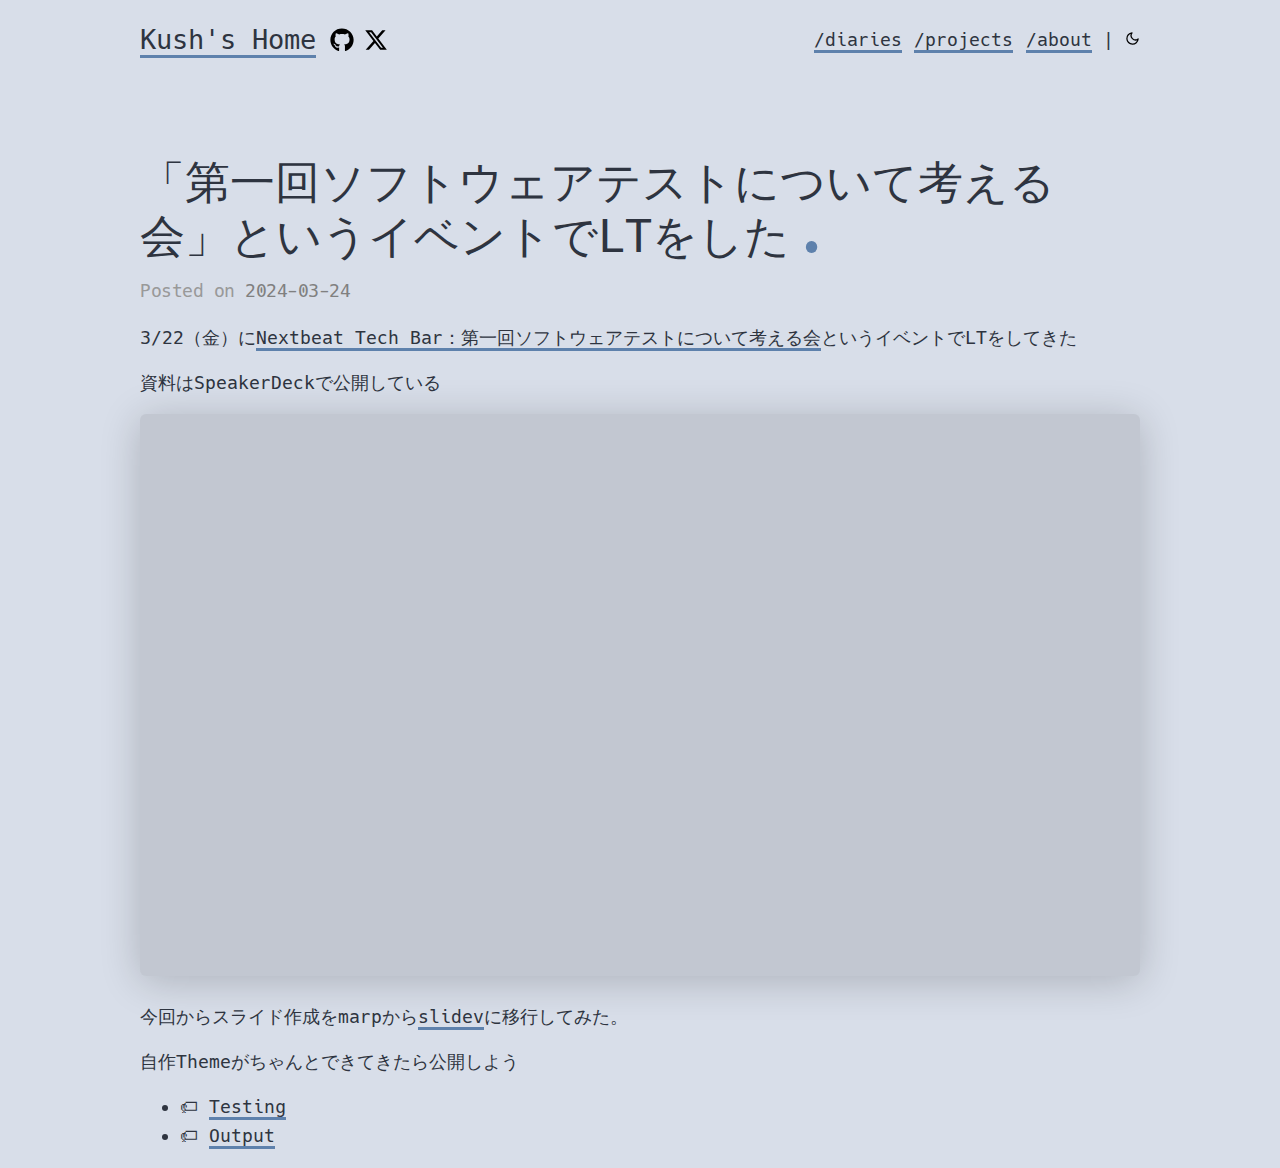
<file: diaries/lightning-talk-in-nextbeat-techbar/index.html>
<!doctype html><html class="dark light"><head><meta charset=UTF-8><meta content="IE=edge" http-equiv=X-UA-Compatible><meta content="width=device-width,initial-scale=1.0" name=viewport><title>
         「第一回ソフトウェアテストについて考える会」というイベントでLTをした
        
    </title><meta content=「第一回ソフトウェアテストについて考える会」というイベントでLTをした property=og:title><meta content=ソフトウェアエンジニア。日々は続く property=og:description><meta content=ソフトウェアエンジニア。日々は続く name=description><link href="https://avatars.githubusercontent.com/u/23194090?v=4" rel=icon type=image/png><link href=https://boykush.github.io/fonts.css rel=stylesheet><script src="https://www.googletagmanager.com/gtag/js?id=G-X6KGCVNLWP" async></script><script>window.dataLayer=window.dataLayer||[];function gtag(){dataLayer.push(arguments)}gtag('js',new Date());gtag('config','G-X6KGCVNLWP')</script><link title="Kush's Home" href=https://boykush.github.io/atom.xml rel=alternate type=application/atom+xml><link href=https://boykush.github.io/theme/light.css rel=stylesheet><link href=https://boykush.github.io/theme/dark.css id=darkModeStyle rel=stylesheet><link href=https://boykush.github.io/main.css media=screen rel=stylesheet><link href=https://boykush.github.io/dark.css rel=stylesheet><link href=https://boykush.github.io/light.css rel=stylesheet><link href=https://boykush.github.io/fonts.css rel=stylesheet><link href=https://boykush.github.io/thumbnail.css rel=stylesheet><body><div class=content><header><div class=main><a href=https://boykush.github.io/>Kush's Home</a><div class=socials><a class=social href=https://github.com/boykush rel=me> <img alt=github src=https://boykush.github.io/social_icons/github.svg> </a><a class=social href=https://twitter.com/boykush315 rel=me> <img alt=x-twitter src=https://boykush.github.io/social_icons/x-twitter.svg> </a></div></div><nav><a href=https://boykush.github.io/diaries style=margin-left:.7em>/diaries</a><a href=https://boykush.github.io/projects style=margin-left:.7em>/projects</a><a href=https://boykush.github.io/about style=margin-left:.7em>/about</a> | <a href=javascript:void(0) id=dark-mode-toggle onclick=toggleTheme()> <img id=sun-icon src=https://boykush.github.io/feather/sun.svg style=filter:invert(1)> <img id=moon-icon src=https://boykush.github.io/feather/moon.svg> </a><script src=https://boykush.github.io/js/themetoggle.js></script></nav></header><main><article><div class=title><div class=page-header>「第一回ソフトウェアテストについて考える会」というイベントでLTをした<span class=primary-color style=font-size:1.6em>.</span></div><div class=meta>Posted on <time>2024-03-24</time></div></div><section class=body><p>3/22（金）に<a href=https://nextbeat.connpass.com/event/309287/>Nextbeat Tech Bar：第一回ソフトウェアテストについて考える会</a>というイベントでLTをしてきた<p>資料はSpeakerDeckで公開している</p><iframe style="border:0;background:padding-box padding-box rgba(0,0,0,.1);margin:0;padding:0;border-radius:6px;box-shadow:rgba(0,0,0,.2) 0 5px 40px;width:100%;height:auto;aspect-ratio:560 / 315" title="複雑なドメインを扱うプロダクトの探索フェーズではいつどのようにテストをするのか / How to testing during exploratory phase" allowfullscreen class=speakerdeck-iframe data-ratio=1.7777777777777777 frameborder=0 src=https://speakerdeck.com/player/c6dbcb6d17e0482cb20ec0ce570fb2cf></iframe><p>今回からスライド作成をmarpから<a href=https://ja.sli.dev/>slidev</a>に移行してみた。<p>自作Themeがちゃんとできてきたら公開しよう</section><div class=post-tags><nav class="nav tags"><ul class=tags><li><a href=https://boykush.github.io/tags/testing/>Testing</a><li><a href=https://boykush.github.io/tags/output/>Output</a></ul></nav></div></article></main></div>
</file>
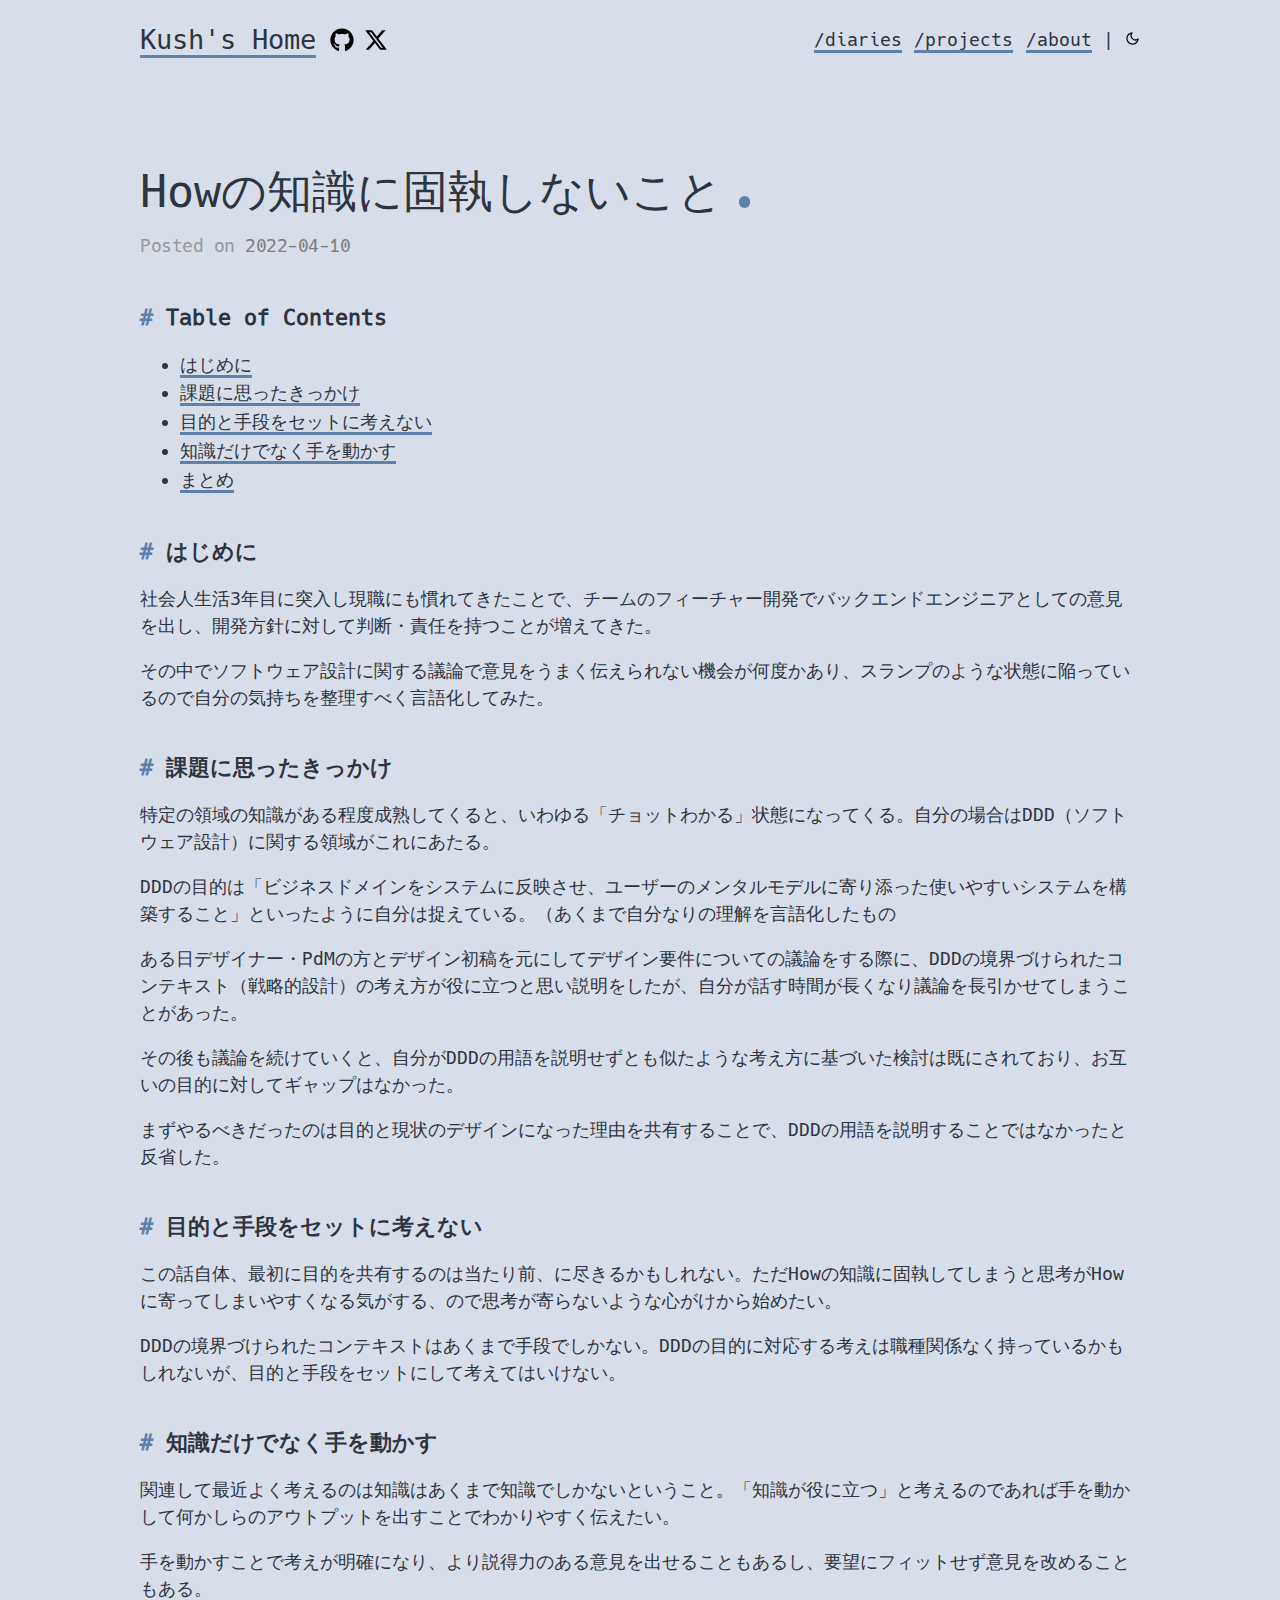
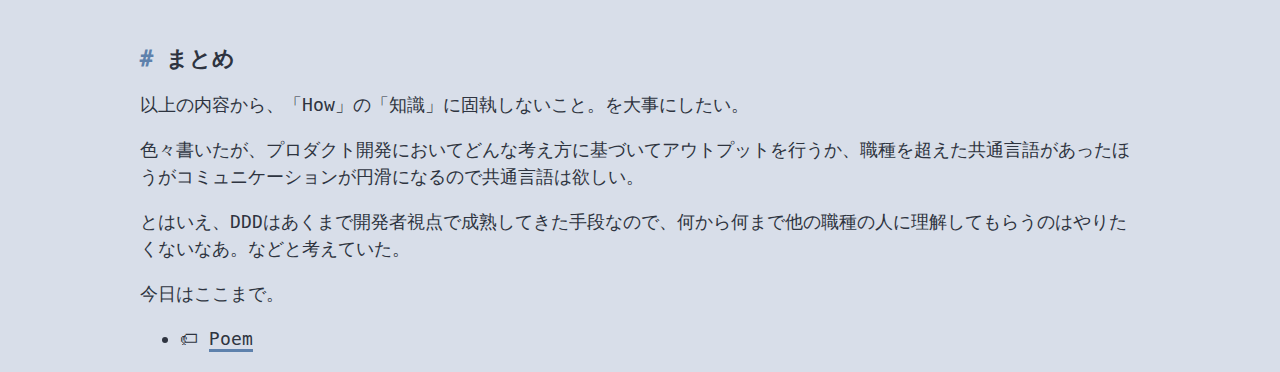
<file: diaries/not-obsessed-to-knowledge/index.html>
<!doctype html><html class="dark light"><head><meta charset=UTF-8><meta content="IE=edge" http-equiv=X-UA-Compatible><meta content="width=device-width,initial-scale=1.0" name=viewport><title>
         Howの知識に固執しないこと
        
    </title><meta content=Howの知識に固執しないこと property=og:title><meta content=ソフトウェアエンジニア。何かを作る人 property=og:description><meta content=ソフトウェアエンジニア。何かを作る人 name=description><link href="https://avatars.githubusercontent.com/u/23194090?v=4" rel=icon type=image/png><link href=https://boykush.github.io/fonts.css rel=stylesheet><script src="https://www.googletagmanager.com/gtag/js?id=G-X6KGCVNLWP" async></script><script>window.dataLayer=window.dataLayer||[];function gtag(){dataLayer.push(arguments)}gtag('js',new Date());gtag('config','G-X6KGCVNLWP')</script><link title="Kush's Home" href=https://boykush.github.io/atom.xml rel=alternate type=application/atom+xml><link href=https://boykush.github.io/theme/light.css rel=stylesheet><link href=https://boykush.github.io/theme/dark.css id=darkModeStyle rel=stylesheet><link href=https://boykush.github.io/main.css media=screen rel=stylesheet><link href=https://boykush.github.io/dark.css rel=stylesheet><link href=https://boykush.github.io/light.css rel=stylesheet><link href=https://boykush.github.io/fonts.css rel=stylesheet><link href=https://boykush.github.io/thumbnail.css rel=stylesheet><body><div class=content><header><div class=main><a href=https://boykush.github.io/>Kush's Home</a><div class=socials><a class=social href=https://github.com/boykush rel=me> <img alt=github src=/social_icons/github.svg> </a><a class=social href=https://twitter.com/boykush315 rel=me> <img alt=x-twitter src=/social_icons/x-twitter.svg> </a></div></div><nav><a href=/diaries style=margin-left:.7em>/diaries</a><a href=/projects style=margin-left:.7em>/projects</a><a href=/about style=margin-left:.7em>/about</a> | <a href=javascript:void(0) id=dark-mode-toggle onclick=toggleTheme()> <img id=sun-icon src=/feather/sun.svg style=filter:invert(1)> <img id=moon-icon src=/feather/moon.svg> </a><script src=https://boykush.github.io/js/themetoggle.js></script></nav></header><main><article><div class=title><div class=page-header>Howの知識に固執しないこと<span class=primary-color style=font-size:1.6em>.</span></div><div class=meta>Posted on <time>2022-04-10</time></div></div><h1>Table of Contents</h1><ul><li><a href=https://boykush.github.io/diaries/not-obsessed-to-knowledge/#hazimeni>はじめに</a><li><a href=https://boykush.github.io/diaries/not-obsessed-to-knowledge/#ke-ti-nisi-tutakitukake>課題に思ったきっかけ</a><li><a href=https://boykush.github.io/diaries/not-obsessed-to-knowledge/#mu-de-toshou-duan-wosetutonikao-enai>目的と手段をセットに考えない</a><li><a href=https://boykush.github.io/diaries/not-obsessed-to-knowledge/#zhi-shi-dakedenakushou-wodong-kasu>知識だけでなく手を動かす</a><li><a href=https://boykush.github.io/diaries/not-obsessed-to-knowledge/#matome>まとめ</a></ul><section class=body><h1 id=hazimeni>はじめに</h1><p>社会人生活3年目に突入し現職にも慣れてきたことで、チームのフィーチャー開発でバックエンドエンジニアとしての意見を出し、開発方針に対して判断・責任を持つことが増えてきた。<p>その中でソフトウェア設計に関する議論で意見をうまく伝えられない機会が何度かあり、スランプのような状態に陥っているので自分の気持ちを整理すべく言語化してみた。<h1 id=ke-ti-nisi-tutakitukake>課題に思ったきっかけ</h1><p>特定の領域の知識がある程度成熟してくると、いわゆる「チョットわかる」状態になってくる。自分の場合はDDD（ソフトウェア設計）に関する領域がこれにあたる。<p>DDDの目的は「ビジネスドメインをシステムに反映させ、ユーザーのメンタルモデルに寄り添った使いやすいシステムを構築すること」といったように自分は捉えている。（あくまで自分なりの理解を言語化したもの<p>ある日デザイナー・PdMの方とデザイン初稿を元にしてデザイン要件についての議論をする際に、DDDの境界づけられたコンテキスト（戦略的設計）の考え方が役に立つと思い説明をしたが、自分が話す時間が長くなり議論を長引かせてしまうことがあった。<p>その後も議論を続けていくと、自分がDDDの用語を説明せずとも似たような考え方に基づいた検討は既にされており、お互いの目的に対してギャップはなかった。<p>まずやるべきだったのは目的と現状のデザインになった理由を共有することで、DDDの用語を説明することではなかったと反省した。<h1 id=mu-de-toshou-duan-wosetutonikao-enai>目的と手段をセットに考えない</h1><p>この話自体、最初に目的を共有するのは当たり前、に尽きるかもしれない。ただHowの知識に固執してしまうと思考がHowに寄ってしまいやすくなる気がする、ので思考が寄らないような心がけから始めたい。<p>DDDの境界づけられたコンテキストはあくまで手段でしかない。DDDの目的に対応する考えは職種関係なく持っているかもしれないが、目的と手段をセットにして考えてはいけない。<h1 id=zhi-shi-dakedenakushou-wodong-kasu>知識だけでなく手を動かす</h1><p>関連して最近よく考えるのは知識はあくまで知識でしかないということ。「知識が役に立つ」と考えるのであれば手を動かして何かしらのアウトプットを出すことでわかりやすく伝えたい。<p>手を動かすことで考えが明確になり、より説得力のある意見を出せることもあるし、要望にフィットせず意見を改めることもある。<h1 id=matome>まとめ</h1><p>以上の内容から、「How」の「知識」に固執しないこと。を大事にしたい。<p>色々書いたが、プロダクト開発においてどんな考え方に基づいてアウトプットを行うか、職種を超えた共通言語があったほうがコミュニケーションが円滑になるので共通言語は欲しい。<p>とはいえ、DDDはあくまで開発者視点で成熟してきた手段なので、何から何まで他の職種の人に理解してもらうのはやりたくないなあ。などと考えていた。<p>今日はここまで。</section><div class=post-tags><nav class="nav tags"><ul class=tags><li><a href=https://boykush.github.io/tags/poem/>Poem</a></ul></nav></div></article></main></div>
</file>
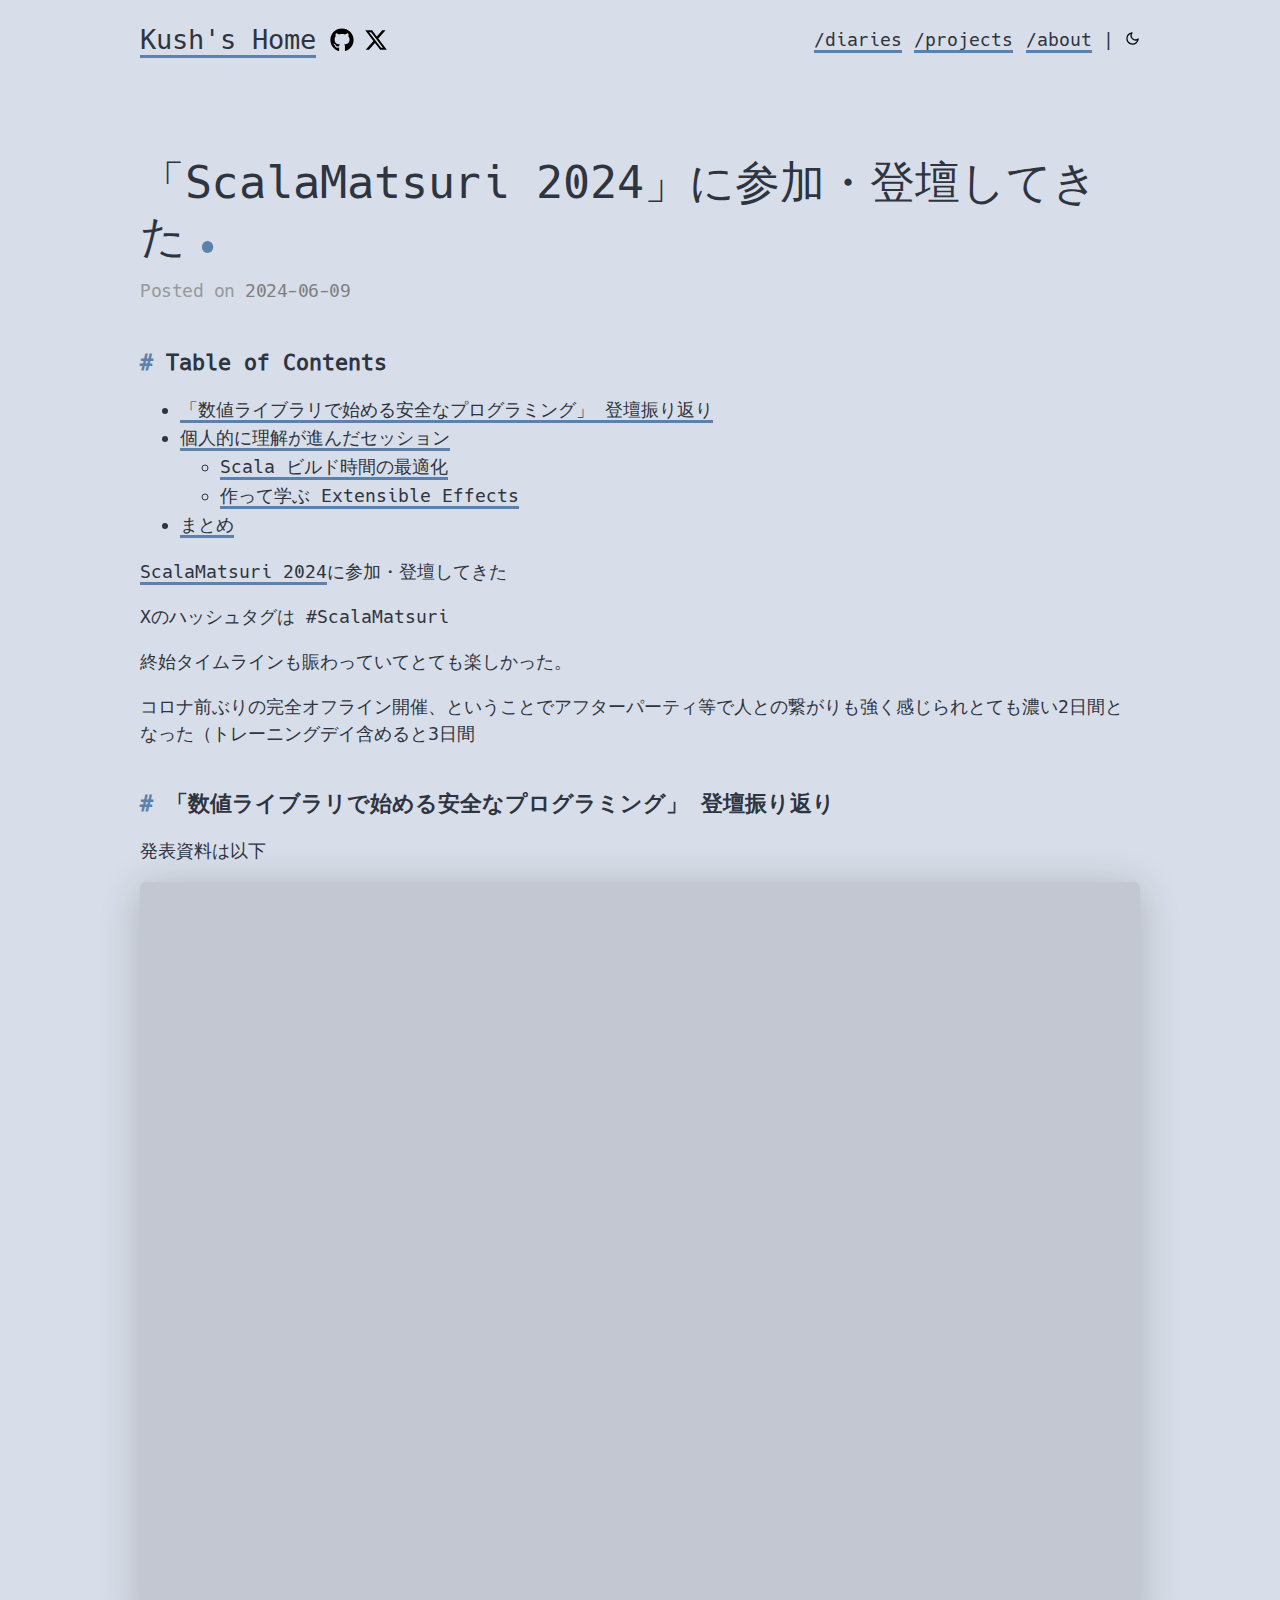
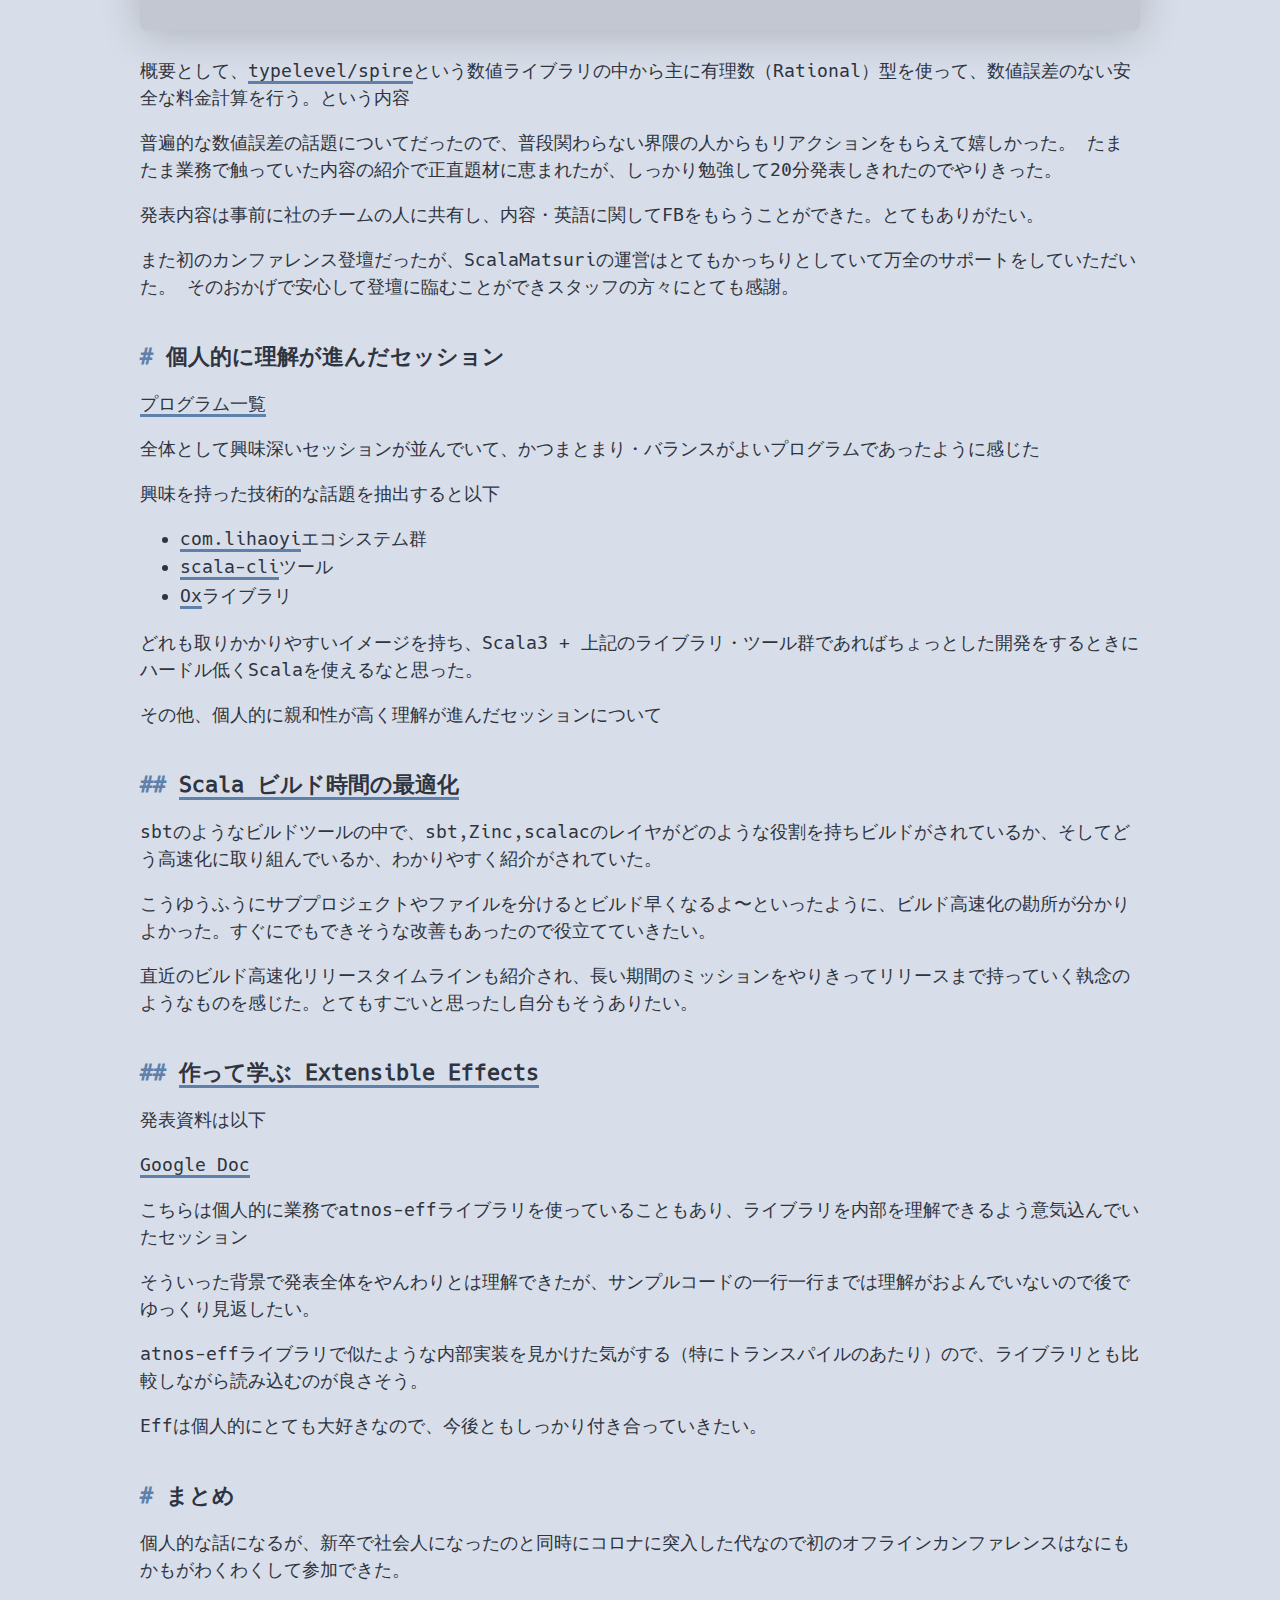
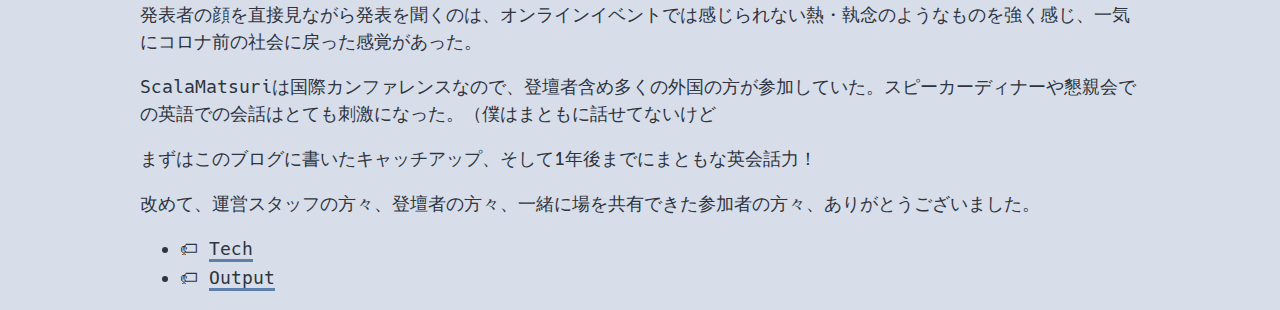
<file: diaries/participation-in-a-scala-matsuri-2024/index.html>
<!doctype html><html class="dark light"><head><meta charset=UTF-8><meta content="IE=edge" http-equiv=X-UA-Compatible><meta content="width=device-width,initial-scale=1.0" name=viewport><meta content="「ScalaMatsuri 2024」に参加・登壇してきた" property=og:title><title>
         「ScalaMatsuri 2024」に参加・登壇してきた
        
    </title><meta content=ソフトウェアエンジニア。日々は続く property=og:description><meta content=ソフトウェアエンジニア。日々は続く name=description><link href="https://avatars.githubusercontent.com/u/23194090?v=4" rel=icon type=image/png><link href=https://boykush.github.io/fonts.css rel=stylesheet><script src="https://www.googletagmanager.com/gtag/js?id=G-X6KGCVNLWP" async></script><script>window.dataLayer=window.dataLayer||[];function gtag(){dataLayer.push(arguments)}gtag('js',new Date());gtag('config','G-X6KGCVNLWP')</script><link title="Kush's Home" href=https://boykush.github.io/atom.xml rel=alternate type=application/atom+xml><link href=https://boykush.github.io/theme/light.css rel=stylesheet><link href=https://boykush.github.io/theme/dark.css id=darkModeStyle rel=stylesheet><link href=https://boykush.github.io/main.css media=screen rel=stylesheet><link href=https://boykush.github.io/dark.css rel=stylesheet><link href=https://boykush.github.io/light.css rel=stylesheet><link href=https://boykush.github.io/fonts.css rel=stylesheet><link href=https://boykush.github.io/thumbnail.css rel=stylesheet><body><div class=content><header><div class=main><a href=https://boykush.github.io/>Kush's Home</a><div class=socials><a class=social href=https://github.com/boykush rel=me> <img alt=github src=https://boykush.github.io/social_icons/github.svg> </a><a class=social href=https://twitter.com/boykush315 rel=me> <img alt=x-twitter src=https://boykush.github.io/social_icons/x-twitter.svg> </a></div></div><nav><a href=https://boykush.github.io/diaries style=margin-left:.7em>/diaries</a><a href=https://boykush.github.io/projects style=margin-left:.7em>/projects</a><a href=https://boykush.github.io/about style=margin-left:.7em>/about</a> | <a href=javascript:void(0) id=dark-mode-toggle onclick=toggleTheme()> <img id=sun-icon src=https://boykush.github.io/feather/sun.svg style=filter:invert(1)> <img id=moon-icon src=https://boykush.github.io/feather/moon.svg> </a><script src=https://boykush.github.io/js/themetoggle.js></script></nav></header><main><article><div class=title><div class=page-header>「ScalaMatsuri 2024」に参加・登壇してきた<span class=primary-color style=font-size:1.6em>.</span></div><div class=meta>Posted on <time>2024-06-09</time></div></div><h1>Table of Contents</h1><ul><li><a href=https://boykush.github.io/diaries/participation-in-a-scala-matsuri-2024/#shu-zhi-raiburarideshi-meruan-quan-napuroguramingu-deng-tan-zhen-rifan-ri>「数値ライブラリで始める安全なプログラミング」 登壇振り返り</a><li><a href=https://boykush.github.io/diaries/participation-in-a-scala-matsuri-2024/#ge-ren-de-nili-jie-gajin-ndasetusiyon>個人的に理解が進んだセッション</a> <ul><li><a href=https://boykush.github.io/diaries/participation-in-a-scala-matsuri-2024/#scala-birudoshi-jian-nozui-shi-hua>Scala ビルド時間の最適化</a><li><a href=https://boykush.github.io/diaries/participation-in-a-scala-matsuri-2024/#zuo-tutexue-bu-extensible-effects>作って学ぶ Extensible Effects</a></ul><li><a href=https://boykush.github.io/diaries/participation-in-a-scala-matsuri-2024/#matome>まとめ</a></ul><section class=body><p><a href=https://scalamatsuri.org/ja>ScalaMatsuri 2024</a>に参加・登壇してきた<p>Xのハッシュタグは #ScalaMatsuri<p>終始タイムラインも賑わっていてとても楽しかった。<p>コロナ前ぶりの完全オフライン開催、ということでアフターパーティ等で人との繋がりも強く感じられとても濃い2日間となった（トレーニングデイ含めると3日間<h1 id=shu-zhi-raiburarideshi-meruan-quan-napuroguramingu-deng-tan-zhen-rifan-ri>「数値ライブラリで始める安全なプログラミング」 登壇振り返り</h1><p>発表資料は以下</p><iframe style="border:0;background:padding-box padding-box rgba(0,0,0,.1);margin:0;padding:0;border-radius:6px;box-shadow:rgba(0,0,0,.2) 0 5px 40px;width:100%;height:auto;aspect-ratio:560 / 419" title="Introduction to safe programming with numeric library / 数値ライブラリで始める安全なプログラミング" allowfullscreen class=speakerdeck-iframe data-ratio=1.3365155131264916 frameborder=0 src=https://speakerdeck.com/player/a5a88a998b7643eba1bd728a75d1042a></iframe><p>概要として、<a href=https://github.com/typelevel/spire>typelevel/spire</a>という数値ライブラリの中から主に有理数（Rational）型を使って、数値誤差のない安全な料金計算を行う。という内容<p>普遍的な数値誤差の話題についてだったので、普段関わらない界隈の人からもリアクションをもらえて嬉しかった。 たまたま業務で触っていた内容の紹介で正直題材に恵まれたが、しっかり勉強して20分発表しきれたのでやりきった。<p>発表内容は事前に社のチームの人に共有し、内容・英語に関してFBをもらうことができた。とてもありがたい。<p>また初のカンファレンス登壇だったが、ScalaMatsuriの運営はとてもかっちりとしていて万全のサポートをしていただいた。 そのおかげで安心して登壇に臨むことができスタッフの方々にとても感謝。<h1 id=ge-ren-de-nili-jie-gajin-ndasetusiyon>個人的に理解が進んだセッション</h1><p><a href=https://scalamatsuri.org/ja/programs>プログラム一覧</a><p>全体として興味深いセッションが並んでいて、かつまとまり・バランスがよいプログラムであったように感じた<p>興味を持った技術的な話題を抽出すると以下<ul><li><a href=https://github.com/com-lihaoyi>com.lihaoyi</a>エコシステム群<li><a href=https://scala-cli.virtuslab.org/>scala-cli</a>ツール<li><a href=https://github.com/softwaremill/ox>Ox</a>ライブラリ</ul><p>どれも取りかかりやすいイメージを持ち、Scala3 + 上記のライブラリ・ツール群であればちょっとした開発をするときにハードル低くScalaを使えるなと思った。<p>その他、個人的に親和性が高く理解が進んだセッションについて<h2 id=scala-birudoshi-jian-nozui-shi-hua><a href=https://scalamatsuri.org/ja/programs/SESSION_DAY_2_01>Scala ビルド時間の最適化</a></h2><p>sbtのようなビルドツールの中で、sbt,Zinc,scalacのレイヤがどのような役割を持ちビルドがされているか、そしてどう高速化に取り組んでいるか、わかりやすく紹介がされていた。<p>こうゆうふうにサブプロジェクトやファイルを分けるとビルド早くなるよ〜といったように、ビルド高速化の勘所が分かりよかった。すぐにでもできそうな改善もあったので役立てていきたい。<p>直近のビルド高速化リリースタイムラインも紹介され、長い期間のミッションをやりきってリリースまで持っていく執念のようなものを感じた。とてもすごいと思ったし自分もそうありたい。<h2 id=zuo-tutexue-bu-extensible-effects><a href=https://scalamatsuri.org/ja/programs/SESSION_DAY_2_04>作って学ぶ Extensible Effects</a></h2><p>発表資料は以下<p><a href="https://docs.google.com/presentation/d/1raybiE8Otk2nreKDyRHoF1HK50K9K-fjL8-37QK8kW4/edit?usp=sharing">Google Doc</a><p>こちらは個人的に業務でatnos-effライブラリを使っていることもあり、ライブラリを内部を理解できるよう意気込んでいたセッション<p>そういった背景で発表全体をやんわりとは理解できたが、サンプルコードの一行一行までは理解がおよんでいないので後でゆっくり見返したい。<p>atnos-effライブラリで似たような内部実装を見かけた気がする（特にトランスパイルのあたり）ので、ライブラリとも比較しながら読み込むのが良さそう。<p>Effは個人的にとても大好きなので、今後ともしっかり付き合っていきたい。<h1 id=matome>まとめ</h1><p>個人的な話になるが、新卒で社会人になったのと同時にコロナに突入した代なので初のオフラインカンファレンスはなにもかもがわくわくして参加できた。<p>発表者の顔を直接見ながら発表を聞くのは、オンラインイベントでは感じられない熱・執念のようなものを強く感じ、一気にコロナ前の社会に戻った感覚があった。<p>ScalaMatsuriは国際カンファレンスなので、登壇者含め多くの外国の方が参加していた。スピーカーディナーや懇親会での英語での会話はとても刺激になった。（僕はまともに話せてないけど<p>まずはこのブログに書いたキャッチアップ、そして1年後までにまともな英会話力！<p>改めて、運営スタッフの方々、登壇者の方々、一緒に場を共有できた参加者の方々、ありがとうございました。</section><div class=post-tags><nav class="nav tags"><ul class=tags><li><a href=https://boykush.github.io/tags/tech/>Tech</a><li><a href=https://boykush.github.io/tags/output/>Output</a></ul></nav></div></article></main></div>
</file>
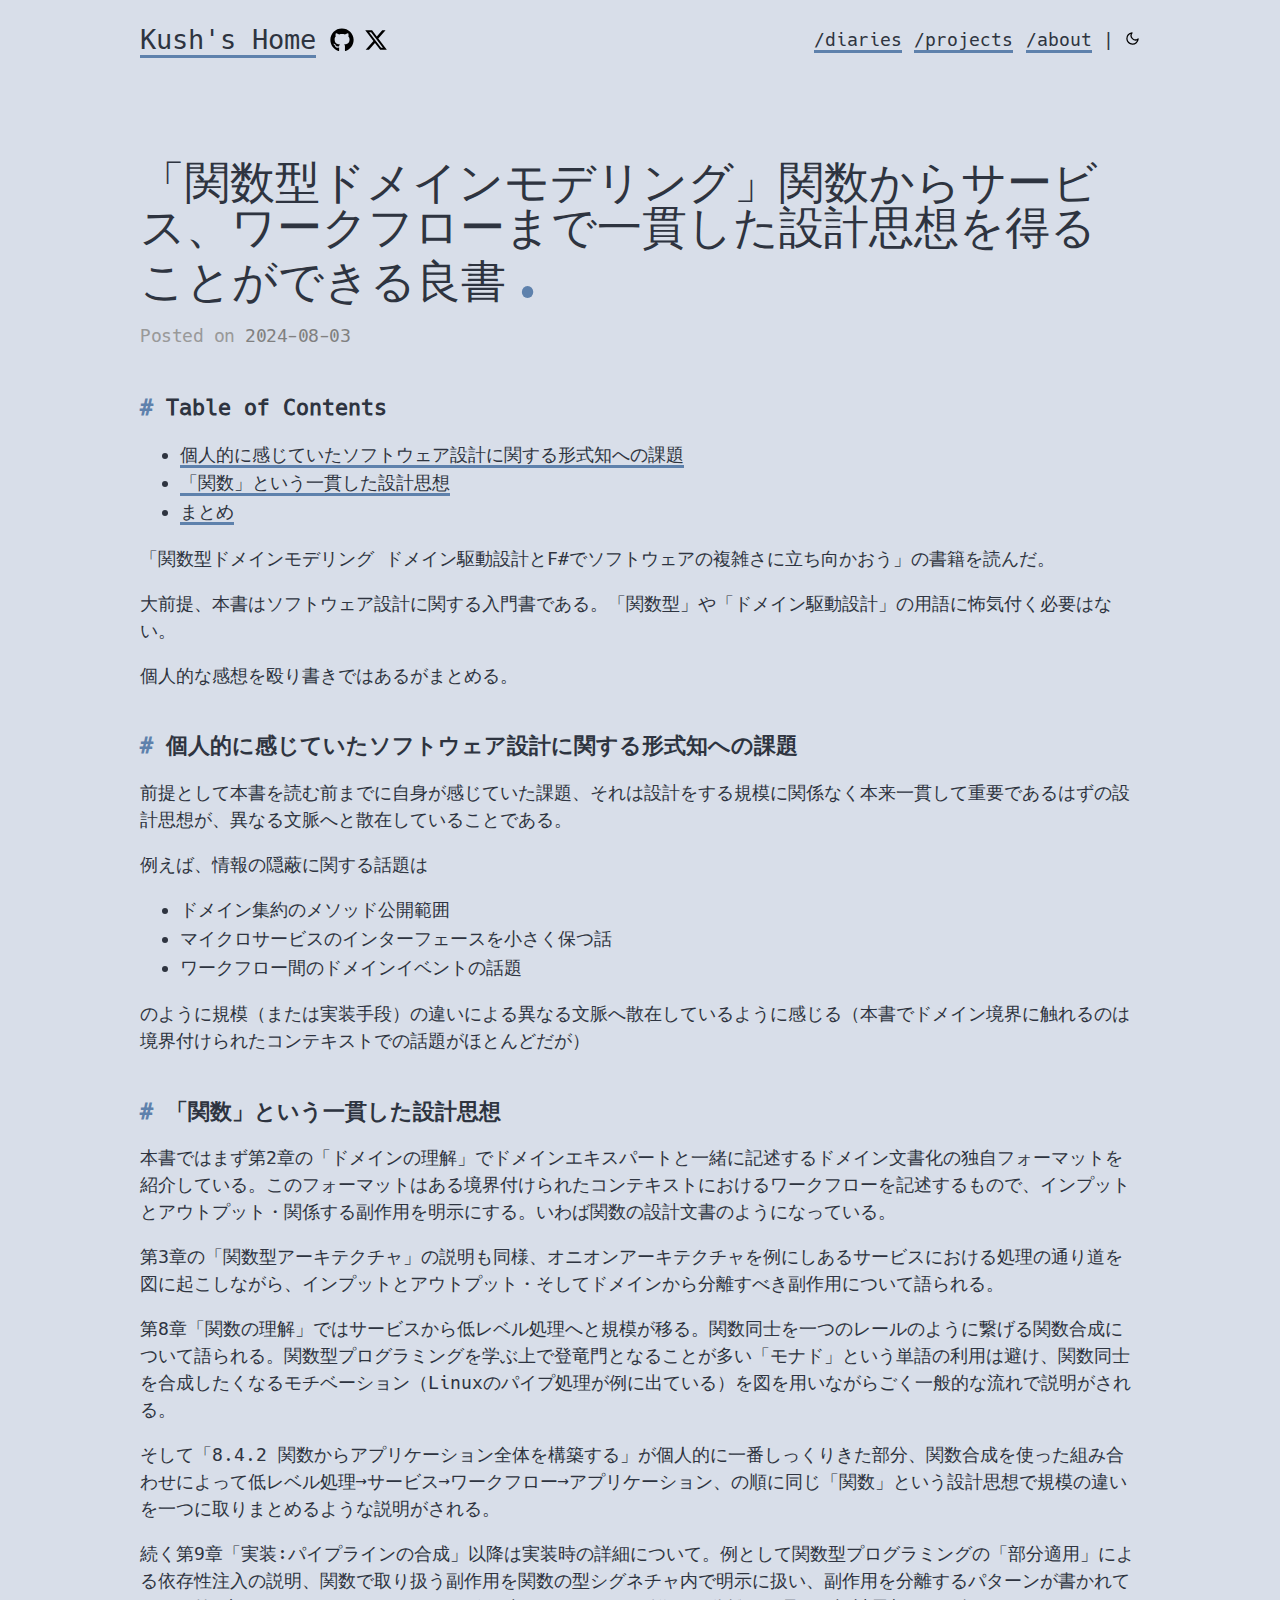
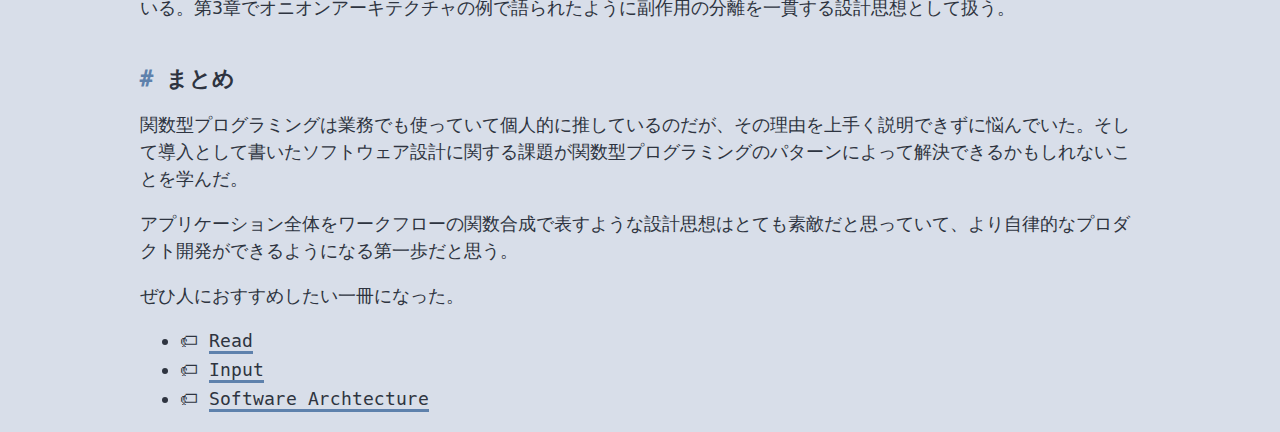
<file: diaries/read-domain-modeling-made-functional/index.html>
<!doctype html><html class="dark light"><head><meta charset=UTF-8><meta content="IE=edge" http-equiv=X-UA-Compatible><meta content="width=device-width,initial-scale=1.0" name=viewport><meta content=「関数型ドメインモデリング」関数からサービス、ワークフローまで一貫した設計思想を得ることができる良書 property=og:title><title>
         「関数型ドメインモデリング」関数からサービス、ワークフローまで一貫した設計思想を得ることができる良書
        
    </title><meta content=ソフトウェアエンジニア。日々は続く property=og:description><meta content=ソフトウェアエンジニア。日々は続く name=description><link href="https://avatars.githubusercontent.com/u/23194090?v=4" rel=icon type=image/png><link href=https://boykush.github.io/fonts.css rel=stylesheet><script src="https://www.googletagmanager.com/gtag/js?id=G-X6KGCVNLWP" async></script><script>window.dataLayer=window.dataLayer||[];function gtag(){dataLayer.push(arguments)}gtag('js',new Date());gtag('config','G-X6KGCVNLWP')</script><link title="Kush's Home" href=https://boykush.github.io/atom.xml rel=alternate type=application/atom+xml><link href=https://boykush.github.io/theme/light.css rel=stylesheet><link href=https://boykush.github.io/theme/dark.css id=darkModeStyle rel=stylesheet><link href=https://boykush.github.io/main.css media=screen rel=stylesheet><link href=https://boykush.github.io/dark.css rel=stylesheet><link href=https://boykush.github.io/light.css rel=stylesheet><link href=https://boykush.github.io/fonts.css rel=stylesheet><link href=https://boykush.github.io/thumbnail.css rel=stylesheet><body><div class=content><header><div class=main><a href=https://boykush.github.io/>Kush's Home</a><div class=socials><a class=social href=https://github.com/boykush rel=me> <img alt=github src=https://boykush.github.io/social_icons/github.svg> </a><a class=social href=https://twitter.com/boykush315 rel=me> <img alt=x-twitter src=https://boykush.github.io/social_icons/x-twitter.svg> </a></div></div><nav><a href=https://boykush.github.io/diaries style=margin-left:.7em>/diaries</a><a href=https://boykush.github.io/projects style=margin-left:.7em>/projects</a><a href=https://boykush.github.io/about style=margin-left:.7em>/about</a> | <a href=javascript:void(0) id=dark-mode-toggle onclick=toggleTheme()> <img id=sun-icon src=https://boykush.github.io/feather/sun.svg style=filter:invert(1)> <img id=moon-icon src=https://boykush.github.io/feather/moon.svg> </a><script src=https://boykush.github.io/js/themetoggle.js></script></nav></header><main><article><div class=title><div class=page-header>「関数型ドメインモデリング」関数からサービス、ワークフローまで一貫した設計思想を得ることができる良書<span class=primary-color style=font-size:1.6em>.</span></div><div class=meta>Posted on <time>2024-08-03</time></div></div><h1>Table of Contents</h1><ul><li><a href=https://boykush.github.io/diaries/read-domain-modeling-made-functional/#ge-ren-de-nigan-ziteitasohutoueashe-ji-niguan-suruxing-shi-zhi-henoke-ti>個人的に感じていたソフトウェア設計に関する形式知への課題</a><li><a href=https://boykush.github.io/diaries/read-domain-modeling-made-functional/#guan-shu-toiuyi-guan-sitashe-ji-si-xiang>「関数」という一貫した設計思想</a><li><a href=https://boykush.github.io/diaries/read-domain-modeling-made-functional/#matome>まとめ</a></ul><section class=body><p>「関数型ドメインモデリング ドメイン駆動設計とF#でソフトウェアの複雑さに立ち向かおう」の書籍を読んだ。<p>大前提、本書はソフトウェア設計に関する入門書である。「関数型」や「ドメイン駆動設計」の用語に怖気付く必要はない。<p>個人的な感想を殴り書きではあるがまとめる。<h1 id=ge-ren-de-nigan-ziteitasohutoueashe-ji-niguan-suruxing-shi-zhi-henoke-ti>個人的に感じていたソフトウェア設計に関する形式知への課題</h1><p>前提として本書を読む前までに自身が感じていた課題、それは設計をする規模に関係なく本来一貫して重要であるはずの設計思想が、異なる文脈へと散在していることである。<p>例えば、情報の隠蔽に関する話題は<ul><li>ドメイン集約のメソッド公開範囲<li>マイクロサービスのインターフェースを小さく保つ話<li>ワークフロー間のドメインイベントの話題</ul><p>のように規模（または実装手段）の違いによる異なる文脈へ散在しているように感じる（本書でドメイン境界に触れるのは境界付けられたコンテキストでの話題がほとんどだが）<h1 id=guan-shu-toiuyi-guan-sitashe-ji-si-xiang>「関数」という一貫した設計思想</h1><p>本書ではまず第2章の「ドメインの理解」でドメインエキスパートと一緒に記述するドメイン文書化の独自フォーマットを紹介している。このフォーマットはある境界付けられたコンテキストにおけるワークフローを記述するもので、インプットとアウトプット・関係する副作用を明示にする。いわば関数の設計文書のようになっている。<p>第3章の「関数型アーキテクチャ」の説明も同様、オニオンアーキテクチャを例にしあるサービスにおける処理の通り道を図に起こしながら、インプットとアウトプット・そしてドメインから分離すべき副作用について語られる。<p>第8章「関数の理解」ではサービスから低レベル処理へと規模が移る。関数同士を一つのレールのように繋げる関数合成について語られる。関数型プログラミングを学ぶ上で登竜門となることが多い「モナド」という単語の利用は避け、関数同士を合成したくなるモチベーション（Linuxのパイプ処理が例に出ている）を図を用いながらごく一般的な流れで説明がされる。<p>そして「8.4.2 関数からアプリケーション全体を構築する」が個人的に一番しっくりきた部分、関数合成を使った組み合わせによって低レベル処理→サービス→ワークフロー→アプリケーション、の順に同じ「関数」という設計思想で規模の違いを一つに取りまとめるような説明がされる。<p>続く第9章「実装:パイプラインの合成」以降は実装時の詳細について。例として関数型プログラミングの「部分適用」による依存性注入の説明、関数で取り扱う副作用を関数の型シグネチャ内で明示に扱い、副作用を分離するパターンが書かれている。第3章でオニオンアーキテクチャの例で語られたように副作用の分離を一貫する設計思想として扱う。<h1 id=matome>まとめ</h1><p>関数型プログラミングは業務でも使っていて個人的に推しているのだが、その理由を上手く説明できずに悩んでいた。そして導入として書いたソフトウェア設計に関する課題が関数型プログラミングのパターンによって解決できるかもしれないことを学んだ。<p>アプリケーション全体をワークフローの関数合成で表すような設計思想はとても素敵だと思っていて、より自律的なプロダクト開発ができるようになる第一歩だと思う。<p>ぜひ人におすすめしたい一冊になった。</section><div class=post-tags><nav class="nav tags"><ul class=tags><li><a href=https://boykush.github.io/tags/read/>Read</a><li><a href=https://boykush.github.io/tags/input/>Input</a><li><a href=https://boykush.github.io/tags/software-archtecture/>Software Archtecture</a></ul></nav></div></article></main></div>
</file>
